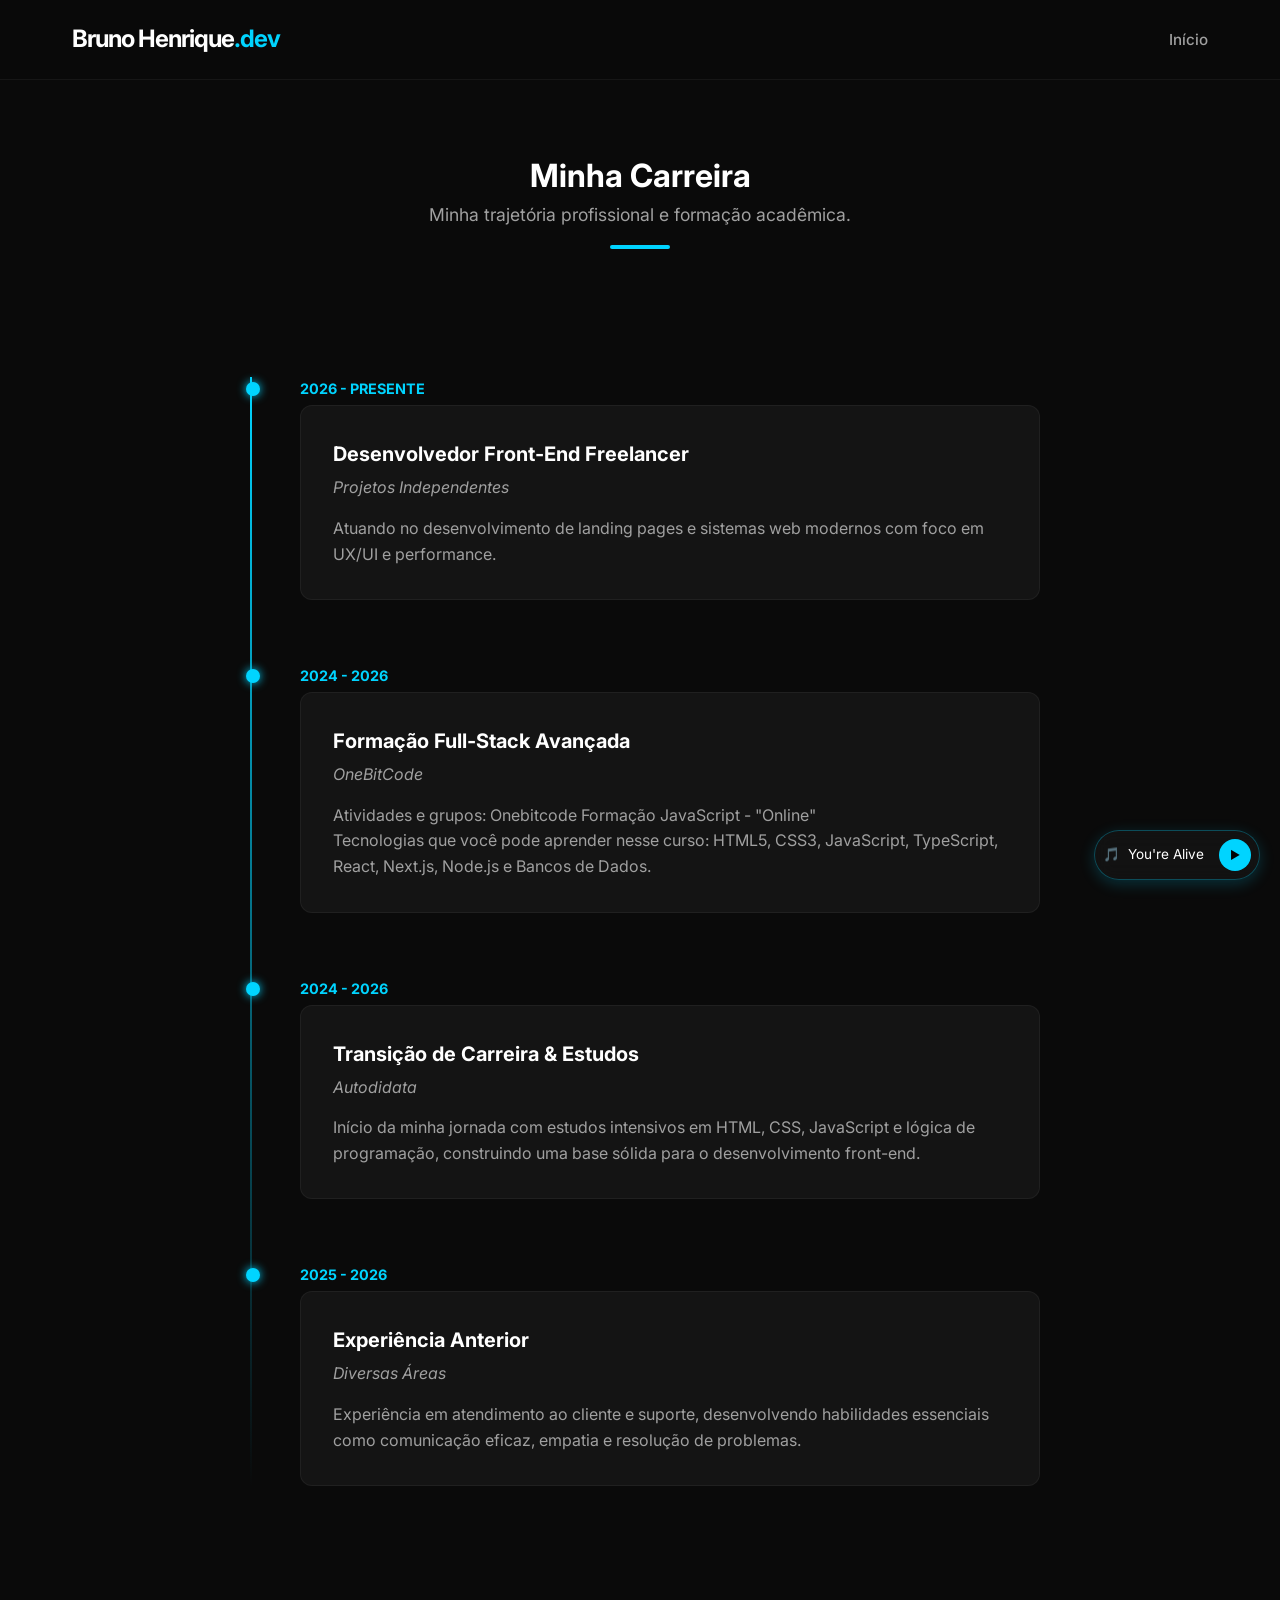
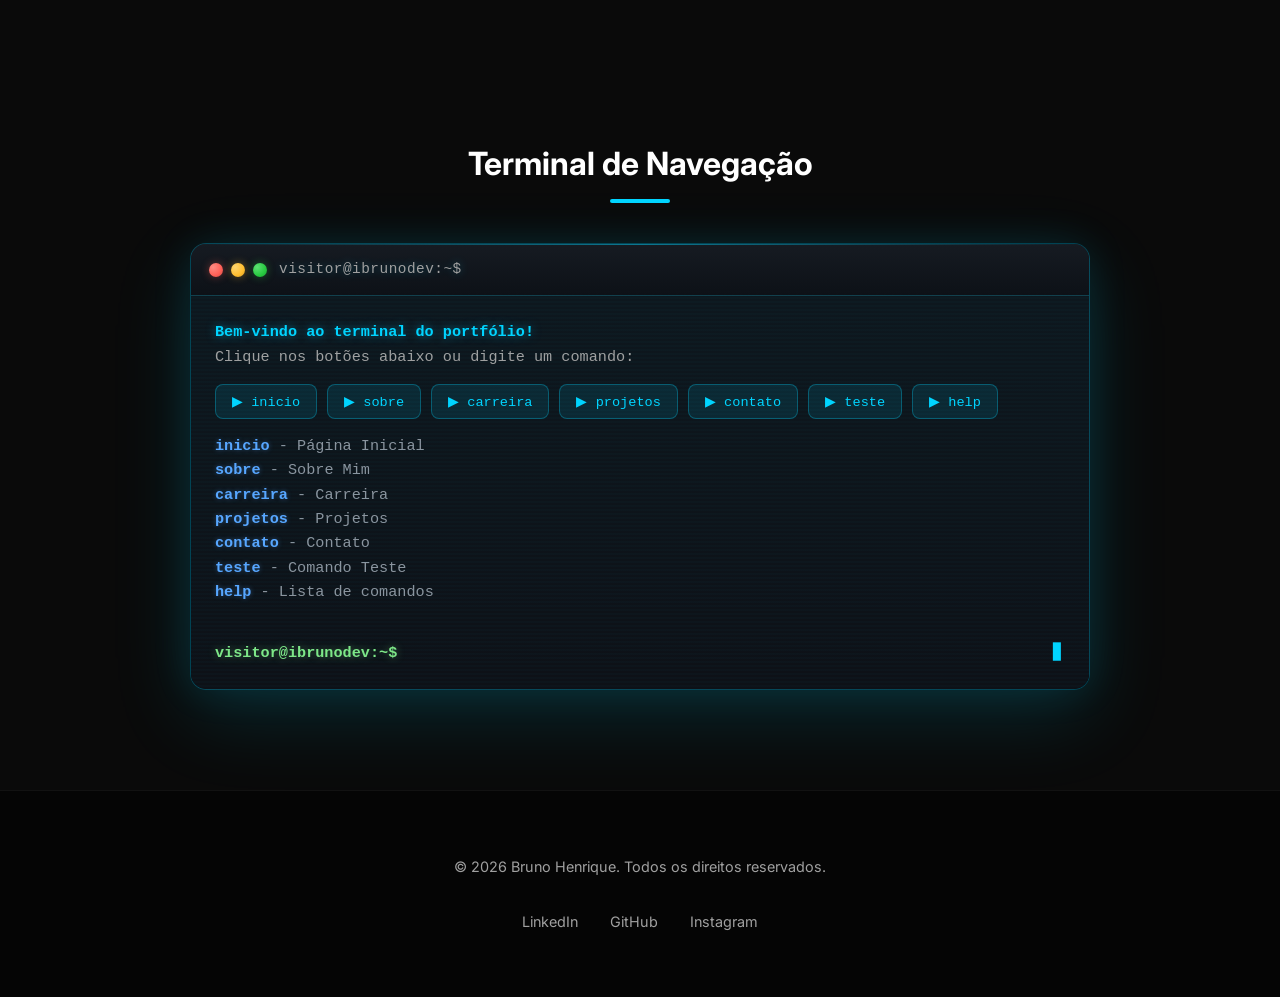
<file: carreira.html>
<!DOCTYPE html>
<html lang="pt-BR">
<head>
    <meta charset="UTF-8">
    <meta name="viewport" content="width=device-width, initial-scale=1.0">
    <title>IBrunooDev | Carreira</title>
    
    <!-- Icone da aba do navegador -->
    <link rel="icon" type="image/x-icon" href="src/img/Icon-BrunoH.png">

    <link rel="stylesheet" href="src/css/root.css">
    <link rel="stylesheet" href="src/css/index.css"> <!-- Reutilizando estilos de header/footer -->
    <link rel="stylesheet" href="src/css/carreira.css">
    <link href="https://fonts.googleapis.com/css2?family=Inter:wght@300;400;600;700&display=swap" rel="stylesheet">
</head>
<body>

    <header class="main-header">
        <nav class="container">
            <div class="logo">
                <a href="index.html">Bruno Henrique<span>.dev</span></a>
            </div>
            
            <ul class="nav-links">
                <li><a href="index.html">Início</a></li>
                <!-- <li><a href="sobre.html">Sobre</a></li>
                <li><a href="carreira.html" class="active">Carreira</a></li>
                <li><a href="projetos.html">Projetos</a></li>
                <li><a href="contato.html">Contato</a></li> -->
            </ul>

            <button class="menu-toggle" aria-label="Abrir Menu">
                <span class="bar"></span>
                <span class="bar"></span>
                <span class="bar"></span>
            </button>
        </nav>
    </header>

    <main class="page-content">
        <section class="career-section container">
            <div class="section-header reveal">
                <h1 class="section-title">Minha Carreira</h1>
                <p class="section-subtitle">Minha trajetória profissional e formação acadêmica.</p>
                <div class="title-underline"></div>
            </div>

            <div class="timeline">
                <!-- Timeline Item 1 -->
                <div class="timeline-item reveal">
                    <div class="timeline-dot"></div>
                    <div class="timeline-date">2026 - Presente</div>
                    <div class="timeline-content">
                        <h3>Desenvolvedor Front-End Freelancer</h3>
                        <p class="company">Projetos Independentes</p>
                        <p>Atuando no desenvolvimento de landing pages e sistemas web modernos com foco em UX/UI e performance.</p>
                    </div>
                </div>

                <!-- Timeline Item 2 -->
                <div class="timeline-item reveal">
                    <div class="timeline-dot"></div>
                    <div class="timeline-date">2024 - 2026</div>
                    <div class="timeline-content">
                        <h3>Formação Full-Stack Avançada</h3>
                        <p class="company">OneBitCode</p>
                        <p>Atividades e grupos: Onebitcode Formação JavaScript - "Online"</p>
                        <p>Tecnologias que você pode aprender nesse curso: HTML5, CSS3, JavaScript, TypeScript, React, Next.js, Node.js e Bancos de Dados.</p>
                    </div>
                </div>

                <!-- Timeline Item 3 -->
                <div class="timeline-item reveal">
                    <div class="timeline-dot"></div>
                    <div class="timeline-date">2024 - 2026</div>
                    <div class="timeline-content">
                        <h3>Transição de Carreira & Estudos</h3>
                        <p class="company">Autodidata</p>
                        <p>Início da minha jornada com estudos intensivos em HTML, CSS, JavaScript e lógica de programação, construindo uma base sólida para o desenvolvimento front-end.</p>
                    </div>
                </div>

                <!-- Timeline Item 4 -->
                <div class="timeline-item reveal">
                    <div class="timeline-dot"></div>
                    <div class="timeline-date">2025 - 2026</div>
                    <div class="timeline-content">
                        <h3>Experiência Anterior</h3>
                        <p class="company">Diversas Áreas</p>
                        <p>Experiência em atendimento ao cliente e suporte, desenvolvendo habilidades essenciais como comunicação eficaz, empatia e resolução de problemas.</p>
                    </div>
                </div>
            </div>
        </section>

        <!-- Seção Terminal -->
        <section class="terminal-section container">
            <div class="section-header reveal">
                <h2 class="section-title">Terminal de Navegação</h2>
                <div class="title-underline"></div>
            </div>
            <div class="terminal-container reveal">
                <div class="terminal-header">
                    <div class="terminal-buttons">
                        <span class="terminal-btn close"></span>
                        <span class="terminal-btn minimize"></span>
                        <span class="terminal-btn maximize"></span>
                    </div>
                    <div class="terminal-title">visitor@ibrunodev:~$</div>
                </div>
                <div class="terminal-body" id="terminal-body">
                    <div class="terminal-output">
                        <span class="terminal-welcome">Bem-vindo ao terminal do portfólio!</span>
                        <span class="terminal-info">Clique nos botões abaixo ou digite um comando:</span>
                        
                        <div class="terminal-quick-actions">
                            <button class="terminal-quick-btn" data-cmd="inicio">▶ inicio</button>
                            <button class="terminal-quick-btn" data-cmd="sobre">▶ sobre</button>
                            <button class="terminal-quick-btn" data-cmd="carreira">▶ carreira</button>
                            <button class="terminal-quick-btn" data-cmd="projetos">▶ projetos</button>
                            <button class="terminal-quick-btn" data-cmd="contato">▶ contato</button>
                            <button class="terminal-quick-btn" data-cmd="teste">▶ teste</button>
                            <button class="terminal-quick-btn" data-cmd="help">▶ help</button>
                        </div>
                        
                        <span class="terminal-cmd-example"><span class="cmd-text">inicio</span> - Página Inicial</span>
                        <br>
                        <span class="terminal-cmd-example"><span class="cmd-text">sobre</span> - Sobre Mim</span>
                        <br>
                        <span class="terminal-cmd-example"><span class="cmd-text">carreira</span> - Carreira</span>
                        <br>
                        <span class="terminal-cmd-example"><span class="cmd-text">projetos</span> - Projetos</span>
                        <br>
                        <span class="terminal-cmd-example"><span class="cmd-text">contato</span> - Contato</span>
                        <br>
                        <span class="terminal-cmd-example"><span class="cmd-text">teste</span> - Comando Teste</span>
                        <br>
                        <span class="terminal-cmd-example"><span class="cmd-text">help</span> - Lista de comandos</span>
                        <br><br>
                    </div>
                    <div class="terminal-input-line">
                        <span class="terminal-prompt">visitor@ibrunodev:~$</span>
                        <input type="text" id="terminal-input" class="terminal-input" autocomplete="off">
                    </div>
                </div>
            </div>
        </section>
    </main>

    <footer class="main-footer">
        <div class="container">
            <p>&copy; 2026 Bruno Henrique. Todos os direitos reservados.</p>
            <div class="social-links">
                <a href="https://www.linkedin.com/in/brunocarus/" target="_blank">LinkedIn</a>
                <a href="https://github.com/IBruninhooDev" target="_blank">GitHub</a>
                <a href="https://www.instagram.com/devibrunoo/" target="_blank">Instagram</a>
            </div>
        </div>
    </footer>

    <script src="src/js/main.js"></script>
</body>
</html>
</file>
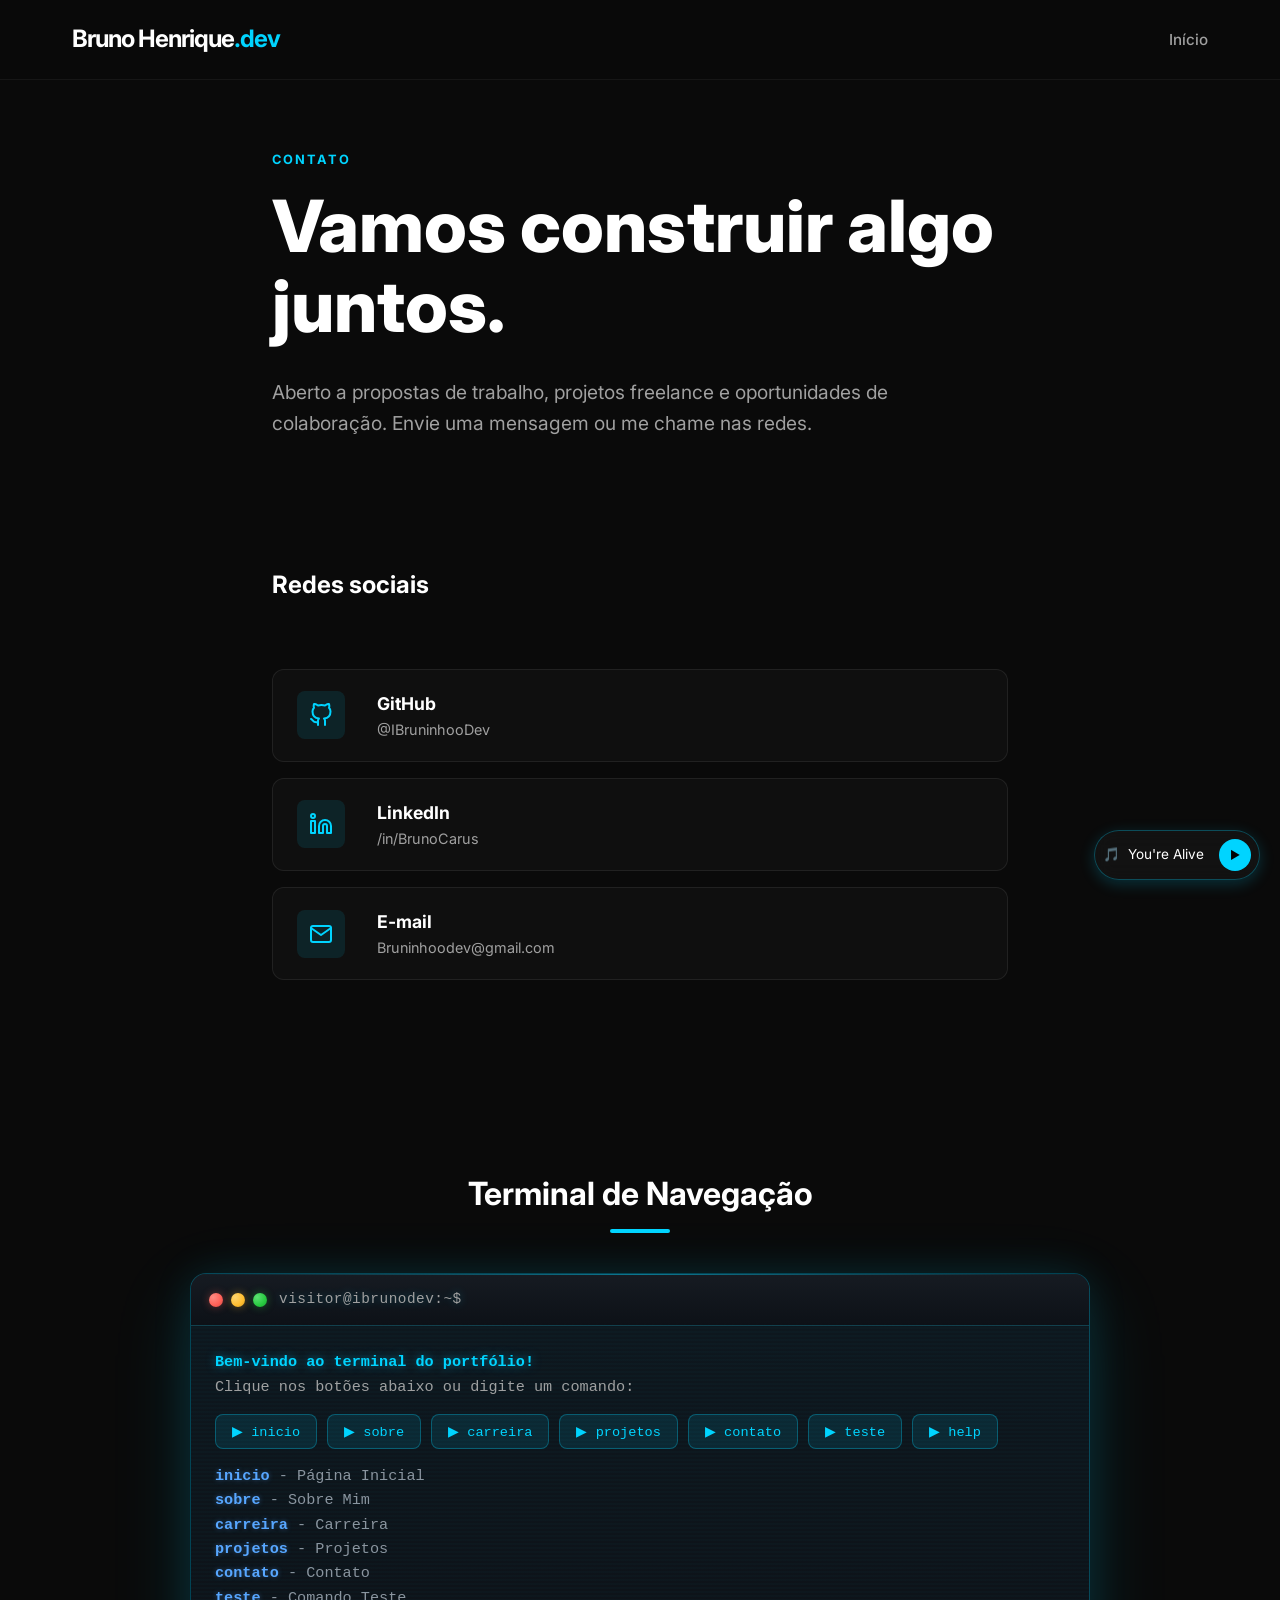
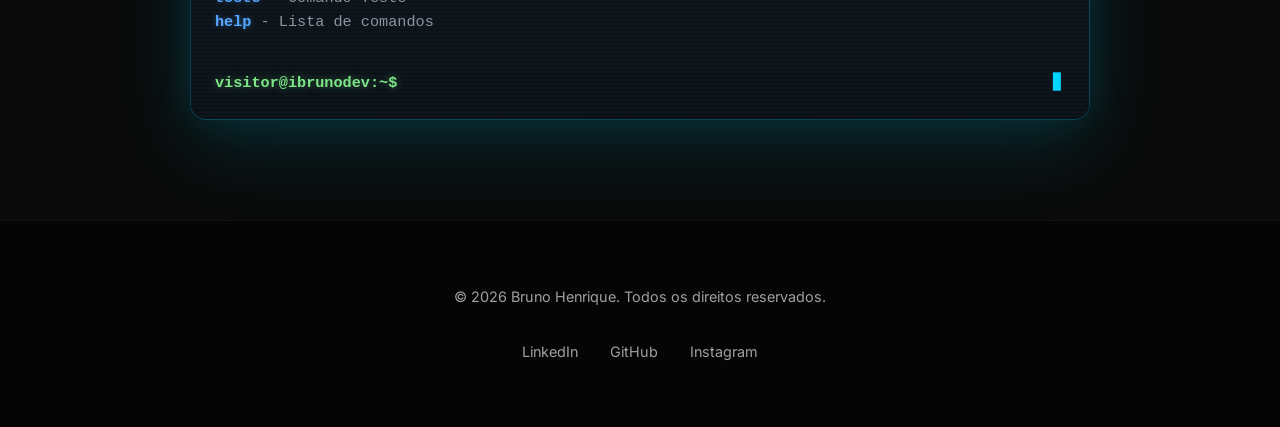
<file: contato.html>
<!DOCTYPE html>
<html lang="pt-BR">
<head>
    <meta charset="UTF-8">
    <meta name="viewport" content="width=device-width, initial-scale=1.0">
    <title>IBrunooDev | Contato</title>
    
    <!-- Icone da aba do navegador -->
    <link rel="icon" type="image/x-icon" href="src/img/Icon-BrunoH.png">

    <link rel="stylesheet" href="src/css/root.css">
    <link rel="stylesheet" href="src/css/index.css"> <!-- Reutilizando estilos de header/footer -->
    <link rel="stylesheet" href="src/css/contato.css">
    <link href="https://fonts.googleapis.com/css2?family=Inter:wght@300;400;600;700&display=swap" rel="stylesheet">
</head>
<body>

    <header class="main-header">
        <nav class="container">
            <div class="logo">
                <a href="index.html">Bruno Henrique<span>.dev</span></a>
            </div>
            
            <ul class="nav-links">
                <li><a href="index.html">Início</a></li>
                <!-- <li><a href="sobre.html">Sobre</a></li>
                <li><a href="carreira.html">Carreira</a></li>
                <li><a href="projetos.html">Projetos</a></li>
                <li><a href="contato.html" class="active">Contato</a></li> -->
            </ul>

            <button class="menu-toggle" aria-label="Abrir Menu">
                <span class="bar"></span>
                <span class="bar"></span>
                <span class="bar"></span>
            </button>
        </nav>
    </header>
    <main class="page-content">
        <section class="contact-modern container">
            <div class="contact-header reveal">
                <span class="contact-label">CONTATO</span>
                <h1 class="contact-main-title">Vamos construir algo juntos.</h1>
                <p class="contact-description">
                    Aberto a propostas de trabalho, projetos freelance e oportunidades de colaboração. Envie uma mensagem ou me chame nas redes.
                </p>
            </div>

            <div class="social-section reveal">
                <h2 class="social-title">Redes sociais</h2>
                
                <div class="social-cards-grid">
                    <!-- GitHub Card -->
                    <a href="https://github.com/IBruninhooDev" target="_blank" class="social-card">
                        <div class="social-icon-wrapper">
                            <svg xmlns="http://www.w3.org/2000/svg" width="24" height="24" viewBox="0 0 24 24" fill="none" stroke="currentColor" stroke-width="2" stroke-linecap="round" stroke-linejoin="round" class="social-svg"><path d="M9 19c-5 1.5-5-2.5-7-3m14 6v-3.87a3.37 3.37 0 0 0-.94-2.61c3.14-.35 6.44-1.54 6.44-7A5.44 5.44 0 0 0 20 4.77 5.07 5.07 0 0 0 19.91 1S18.73.65 16 2.48a13.38 13.38 0 0 0-7 0C6.27.65 5.09 1 5.09 1A5.07 5.07 0 0 0 5 4.77a5.44 5.44 0 0 0-1.5 3.78c0 5.42 3.3 6.61 6.44 7A3.37 3.37 0 0 0 9 18.13V22"></path></svg>
                        </div>
                        <div class="social-info">
                            <span class="social-name">GitHub</span>
                            <span class="social-handle">@IBruninhooDev</span>
                        </div>
                    </a>

                    <!-- LinkedIn Card -->
                    <a href="https://www.linkedin.com/in/brunocarus/" target="_blank" class="social-card">
                        <div class="social-icon-wrapper">
                            <svg xmlns="http://www.w3.org/2000/svg" width="24" height="24" viewBox="0 0 24 24" fill="none" stroke="currentColor" stroke-width="2" stroke-linecap="round" stroke-linejoin="round" class="social-svg"><path d="M16 8a6 6 0 0 1 6 6v7h-4v-7a2 2 0 0 0-2-2 2 2 0 0 0-2 2v7h-4v-7a6 6 0 0 1 6-6z"></path><rect x="2" y="9" width="4" height="12"></rect><circle cx="4" cy="4" r="2"></circle></svg>
                        </div>
                        <div class="social-info">
                            <span class="social-name">LinkedIn</span>
                            <span class="social-handle">/in/BrunoCarus</span>
                        </div>
                    </a>

                    <!-- Email Card -->
                    <a href="mailto:bruninhoodev@gmail.com" class="social-card">
                        <div class="social-icon-wrapper">
                            <svg xmlns="http://www.w3.org/2000/svg" width="24" height="24" viewBox="0 0 24 24" fill="none" stroke="currentColor" stroke-width="2" stroke-linecap="round" stroke-linejoin="round" class="social-svg"><path d="M4 4h16c1.1 0 2 .9 2 2v12c0 1.1-.9 2-2 2H4c-1.1 0-2-.9-2-2V6c0-1.1.9-2 2-2z"></path><polyline points="22,6 12,13 2,6"></polyline></svg>
                        </div>
                        <div class="social-info">
                            <span class="social-name">E-mail</span>
                            <span class="social-handle">Bruninhoodev@gmail.com</span>
                        </div>
                    </a>
                </div>
            </div>
        </section>

        <!-- Seção Terminal -->
        <section class="terminal-section container">
            <div class="section-header reveal">
                <h2 class="section-title">Terminal de Navegação</h2>
                <div class="title-underline"></div>
            </div>
            <div class="terminal-container reveal">
                <div class="terminal-header">
                    <div class="terminal-buttons">
                        <span class="terminal-btn close"></span>
                        <span class="terminal-btn minimize"></span>
                        <span class="terminal-btn maximize"></span>
                    </div>
                    <div class="terminal-title">visitor@ibrunodev:~$</div>
                </div>
                <div class="terminal-body" id="terminal-body">
                    <div class="terminal-output">
                        <span class="terminal-welcome">Bem-vindo ao terminal do portfólio!</span>
                        <span class="terminal-info">Clique nos botões abaixo ou digite um comando:</span>
                        
                        <div class="terminal-quick-actions">
                            <button class="terminal-quick-btn" data-cmd="inicio">▶ inicio</button>
                            <button class="terminal-quick-btn" data-cmd="sobre">▶ sobre</button>
                            <button class="terminal-quick-btn" data-cmd="carreira">▶ carreira</button>
                            <button class="terminal-quick-btn" data-cmd="projetos">▶ projetos</button>
                            <button class="terminal-quick-btn" data-cmd="contato">▶ contato</button>
                            <button class="terminal-quick-btn" data-cmd="teste">▶ teste</button>
                            <button class="terminal-quick-btn" data-cmd="help">▶ help</button>
                        </div>
                        
                        <span class="terminal-cmd-example"><span class="cmd-text">inicio</span> - Página Inicial</span>
                        <br>
                        <span class="terminal-cmd-example"><span class="cmd-text">sobre</span> - Sobre Mim</span>
                        <br>
                        <span class="terminal-cmd-example"><span class="cmd-text">carreira</span> - Carreira</span>
                        <br>
                        <span class="terminal-cmd-example"><span class="cmd-text">projetos</span> - Projetos</span>
                        <br>
                        <span class="terminal-cmd-example"><span class="cmd-text">contato</span> - Contato</span>
                        <br>
                        <span class="terminal-cmd-example"><span class="cmd-text">teste</span> - Comando Teste</span>
                        <br>
                        <span class="terminal-cmd-example"><span class="cmd-text">help</span> - Lista de comandos</span>
                        <br><br>
                    </div>
                    <div class="terminal-input-line">
                        <span class="terminal-prompt">visitor@ibrunodev:~$</span>
                        <input type="text" id="terminal-input" class="terminal-input" autocomplete="off">
                    </div>
                </div>
            </div>
        </section>
    </main>

    <footer class="main-footer">
        <div class="container">
            <p>&copy; 2026 Bruno Henrique. Todos os direitos reservados.</p>
            <div class="social-links">
                <a href="https://www.linkedin.com/in/brunocarus/" target="_blank">LinkedIn</a>
                <a href="https://github.com/IBruninhooDev" target="_blank">GitHub</a>
                <a href="https://www.instagram.com/devibrunoo/" target="_blank">Instagram</a>
            </div>
        </div>
    </footer>

    <script src="src/js/main.js"></script>
</body>
</html>
</file>
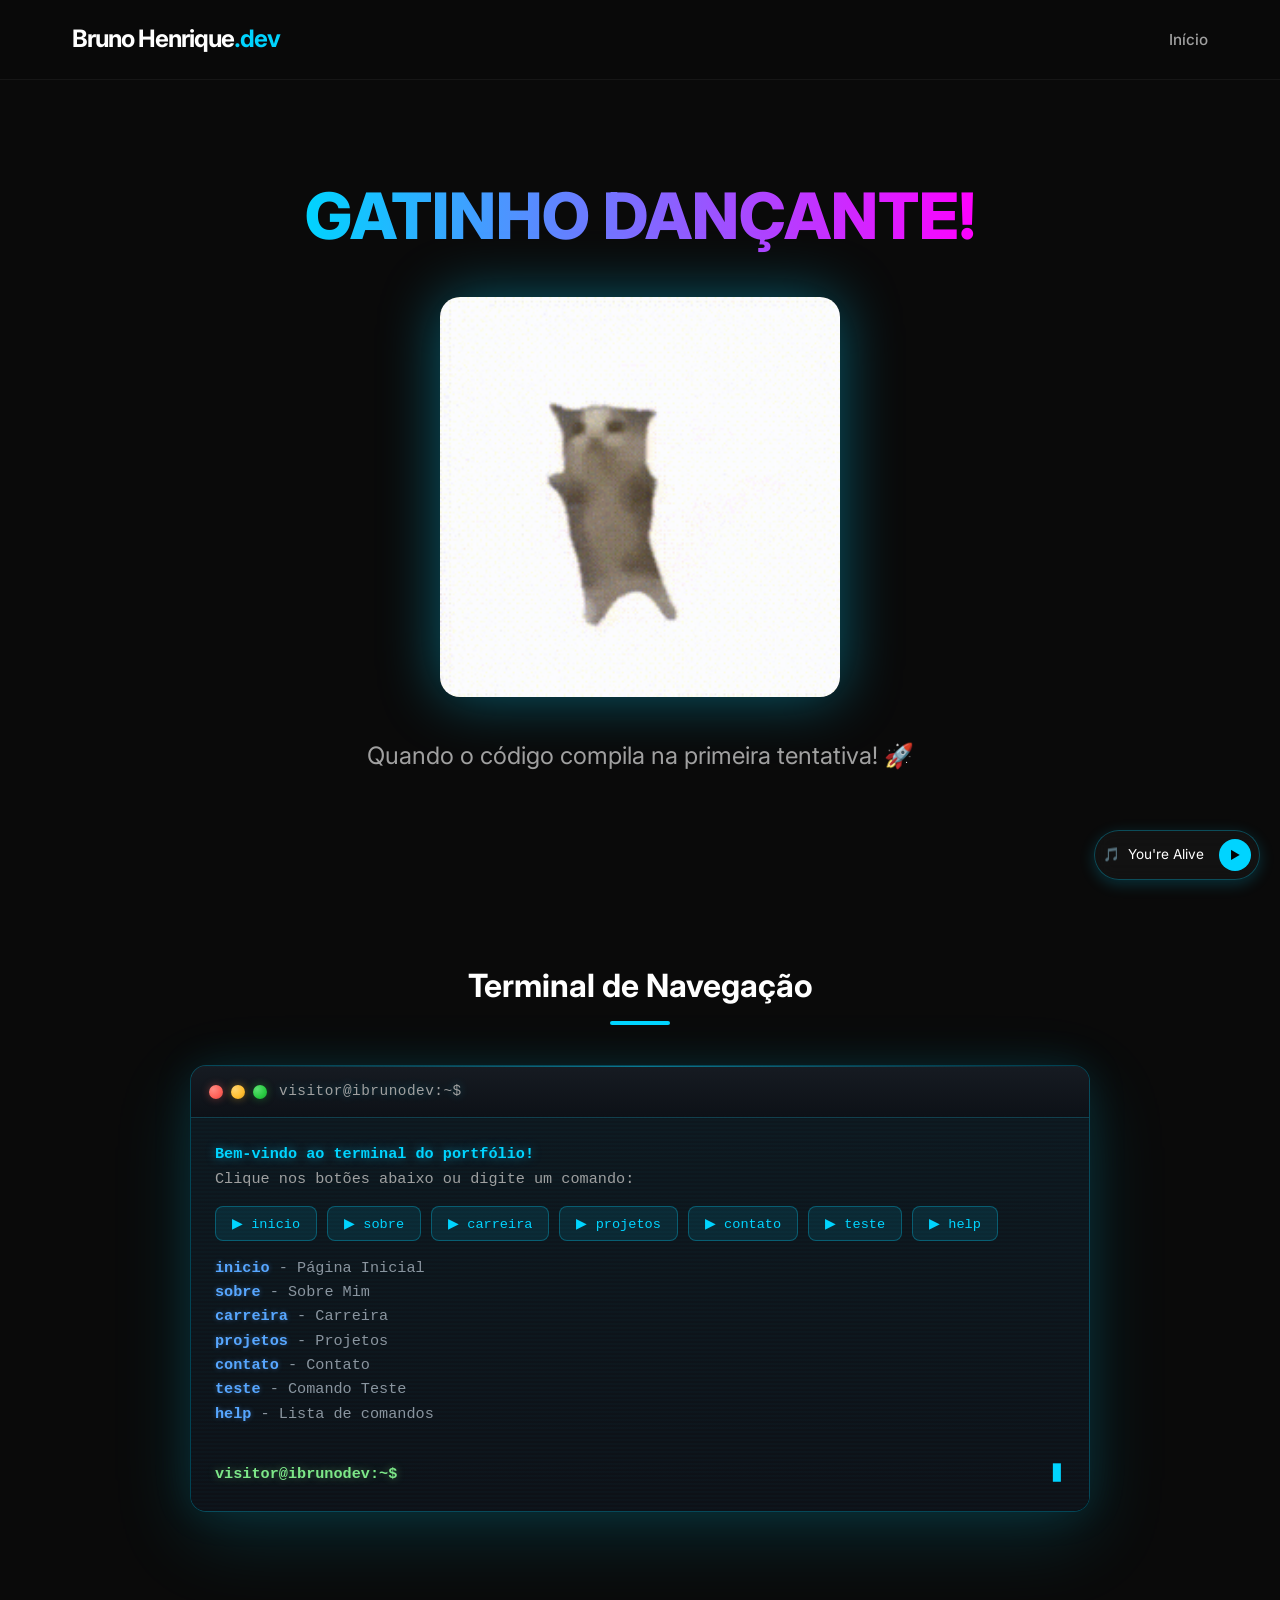
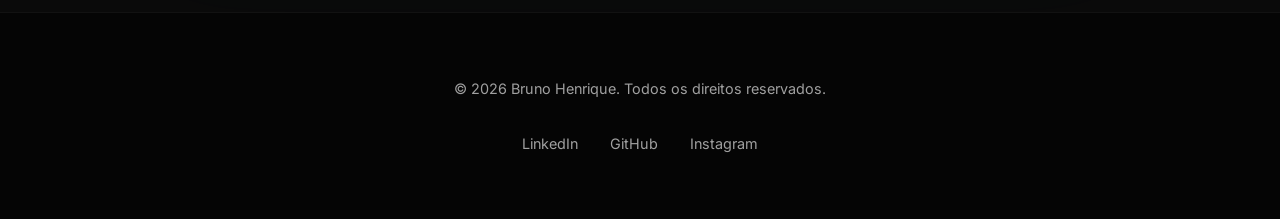
<file: meme.html>
<!DOCTYPE html>
<html lang="pt-BR">
<head>
    <meta charset="UTF-8">
    <meta name="viewport" content="width=device-width, initial-scale=1.0">
    <title>IBrunooDev | Gatinho Dançante!</title>

    <!-- Ícone da aba do navegador -->
    <link rel="icon" type="image/x-icon" href="src/img/Icon-BrunoH.png">
    
    <link rel="stylesheet" href="src/css/root.css">
    <link rel="stylesheet" href="src/css/index.css">
    <link href="https://fonts.googleapis.com/css2?family=Inter:wght@300;400;600;700&display=swap" rel="stylesheet">
    
    <style>
        .meme-container {
            min-height: 100vh;
            display: flex;
            flex-direction: column;
            align-items: center;
            justify-content: center;
            padding: 100px 20px 40px;
            text-align: center;
        }

        .meme-title {
            font-size: clamp(2rem, 6vw, 4rem);
            font-weight: 800;
            background: linear-gradient(90deg, var(--primary-color), #ff00ff);
            -webkit-background-clip: text;
            -webkit-text-fill-color: transparent;
            background-clip: text;
            margin-bottom: 30px;
            animation: titlePulse 2s ease-in-out infinite;
        }

        @keyframes titlePulse {
            0%, 100% { transform: scale(1); }
            50% { transform: scale(1.05); }
        }

        .cat-dancing {
            width: min(400px, 90vw);
            height: auto;
            border-radius: 20px;
            box-shadow: 0 0 60px rgba(0, 212, 255, 0.4);
            animation: dance 0.5s ease-in-out infinite alternate;
            margin-bottom: 40px;
        }

        @keyframes dance {
            0% { transform: rotate(-5deg) scale(1); }
            100% { transform: rotate(5deg) scale(1.05); }
        }

        .meme-caption {
            font-size: 1.5rem;
            color: var(--text-muted);
            margin-bottom: 20px;
        }

        .meme-emoji {
            font-size: 4rem;
            animation: bounce 1s ease-in-out infinite;
        }

        @keyframes bounce {
            0%, 100% { transform: translateY(0); }
            50% { transform: translateY(-20px); }
        }
    </style>
</head>
<body>

    <header class="main-header">
        <nav class="container">
            <div class="logo">
                <a href="index.html">Bruno Henrique<span>.dev</span></a>
            </div>
            
            <ul class="nav-links">
                <li><a href="index.html">Início</a></li>
                <!-- <li><a href="sobre.html">Sobre</a></li>
                <li><a href="carreira.html">Carreira</a></li>
                <li><a href="projetos.html">Projetos</a></li>
                <li><a href="contato.html">Contato</a></li>
                <li><a href="meme.html" class="active">🐱 Meme</a></li> -->
            </ul>

            <button class="menu-toggle" aria-label="Abrir Menu">
                <span class="bar"></span>
                <span class="bar"></span>
                <span class="bar"></span>
            </button>
        </nav>
    </header>

    <main class="meme-container">
        <div class="meme-emoji"></div>
        <h1 class="meme-title">GATINHO DANÇANTE!</h1>
        <img 
            src="/src/img/Gato.gif" 
            alt="Gato dançando muito feliz" 
            class="cat-dancing"
        >
        <p class="meme-caption">Quando o código compila na primeira tentativa! 🚀</p>
        
    </main>

    <!-- Seção Terminal -->
    <section class="terminal-section container">
        <div class="section-header reveal">
            <h2 class="section-title">Terminal de Navegação</h2>
            <div class="title-underline"></div>
        </div>
        <div class="terminal-container reveal">
            <div class="terminal-header">
                <div class="terminal-buttons">
                    <span class="terminal-btn close"></span>
                    <span class="terminal-btn minimize"></span>
                    <span class="terminal-btn maximize"></span>
                </div>
                <div class="terminal-title">visitor@ibrunodev:~$</div>
            </div>
            <div class="terminal-body" id="terminal-body">
                <div class="terminal-output">
                    <span class="terminal-welcome">Bem-vindo ao terminal do portfólio!</span>
                    <span class="terminal-info">Clique nos botões abaixo ou digite um comando:</span>
                    
                    <div class="terminal-quick-actions">
                            <button class="terminal-quick-btn" data-cmd="inicio">▶ inicio</button>
                            <button class="terminal-quick-btn" data-cmd="sobre">▶ sobre</button>
                            <button class="terminal-quick-btn" data-cmd="carreira">▶ carreira</button>
                            <button class="terminal-quick-btn" data-cmd="projetos">▶ projetos</button>
                            <button class="terminal-quick-btn" data-cmd="contato">▶ contato</button>
                            <button class="terminal-quick-btn" data-cmd="teste">▶ teste</button>
                            <button class="terminal-quick-btn" data-cmd="help">▶ help</button>
                        </div>
                        
                        <span class="terminal-cmd-example"><span class="cmd-text">inicio</span> - Página Inicial</span>
                        <br>
                        <span class="terminal-cmd-example"><span class="cmd-text">sobre</span> - Sobre Mim</span>
                        <br>
                        <span class="terminal-cmd-example"><span class="cmd-text">carreira</span> - Carreira</span>
                        <br>
                        <span class="terminal-cmd-example"><span class="cmd-text">projetos</span> - Projetos</span>
                        <br>
                        <span class="terminal-cmd-example"><span class="cmd-text">contato</span> - Contato</span>
                        <br>
                        <span class="terminal-cmd-example"><span class="cmd-text">teste</span> - Comando Teste</span>
                        <br>
                        <span class="terminal-cmd-example"><span class="cmd-text">help</span> - Lista de comandos</span>
                    <br><br>
                </div>
                <div class="terminal-input-line">
                    <span class="terminal-prompt">visitor@ibrunodev:~$</span>
                    <input type="text" id="terminal-input" class="terminal-input" autocomplete="off">
                </div>
            </div>
        </div>
    </section>

    <footer class="main-footer">
        <div class="container">
            <p>&copy; 2026 Bruno Henrique. Todos os direitos reservados.</p>
            <div class="social-links">
                <a href="https://www.linkedin.com/in/brunocarus/" target="_blank">LinkedIn</a>
                <a href="https://github.com/IBruninhooDev" target="_blank">GitHub</a>
                <a href="https://www.instagram.com/devibrunoo/" target="_blank">Instagram</a>
            </div>
        </div>
    </footer>

    <script src="src/js/main.js"></script>
</body>
</html>
</file>
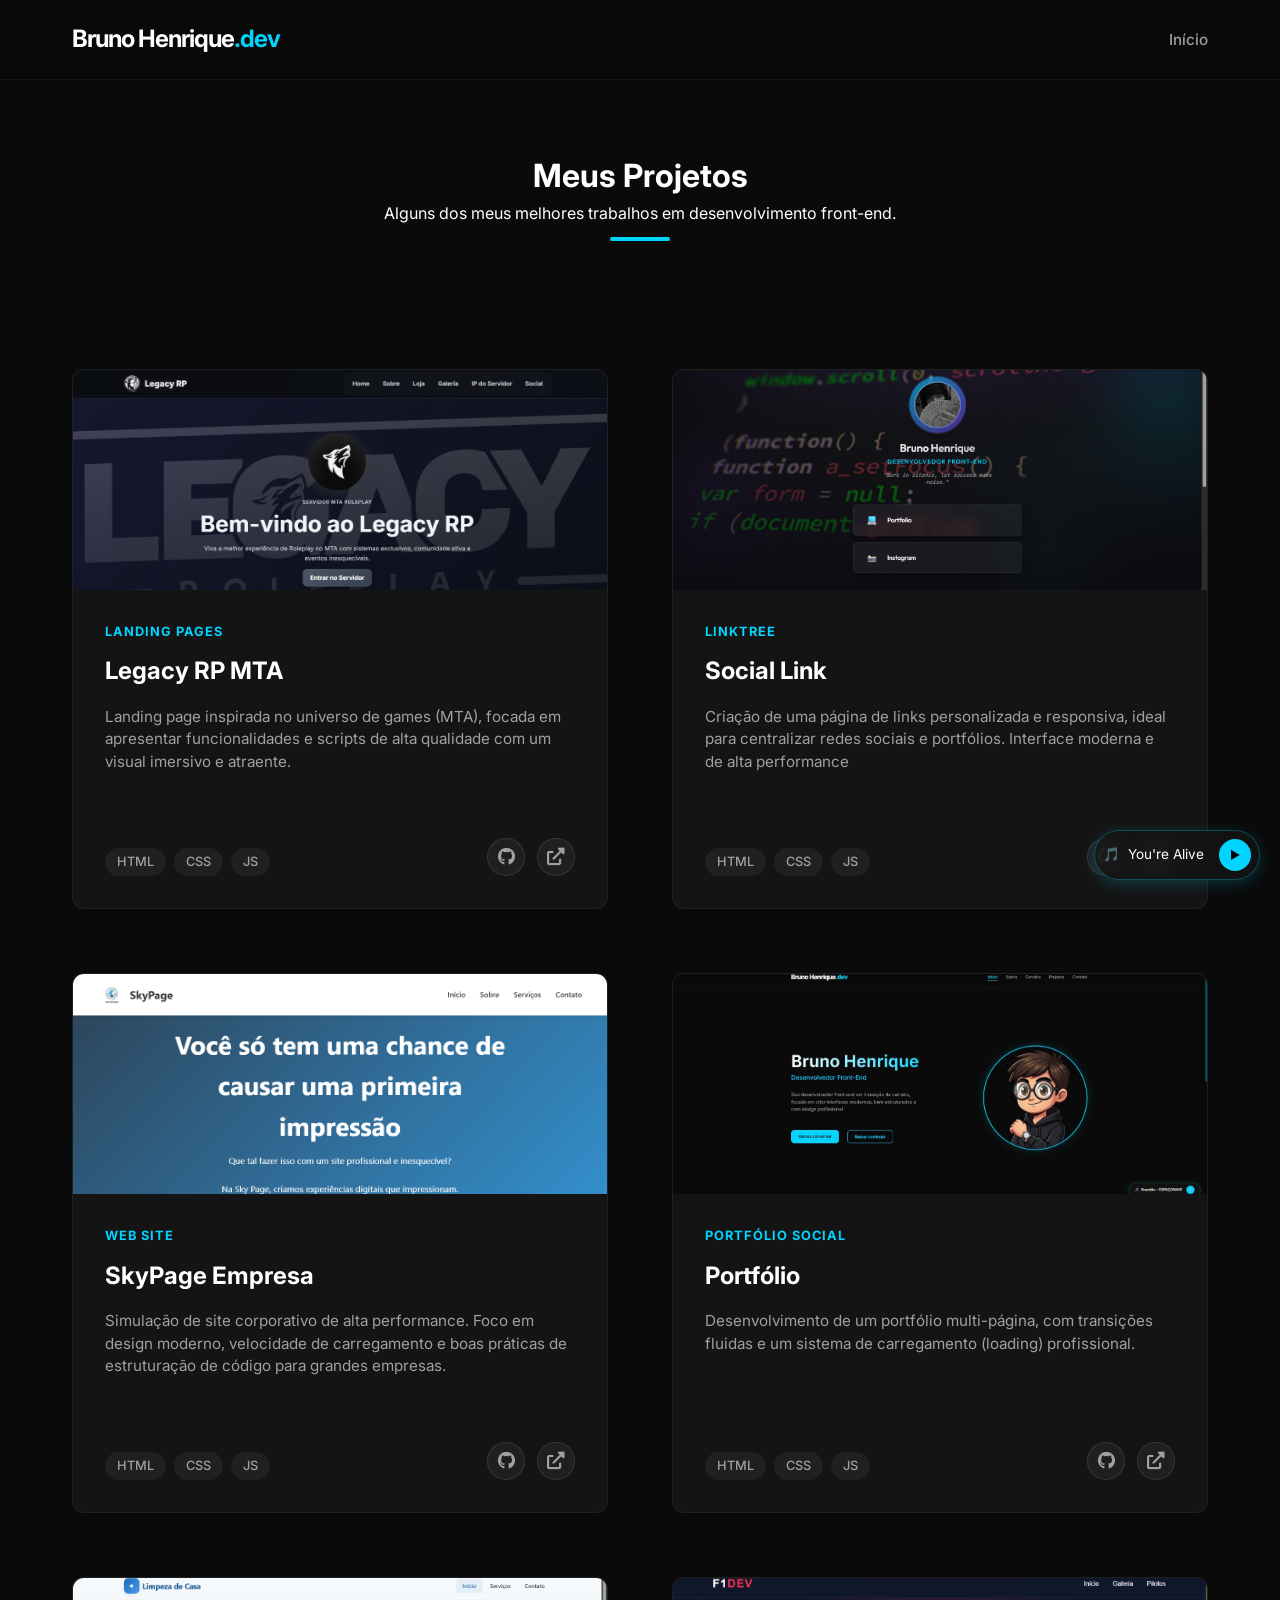
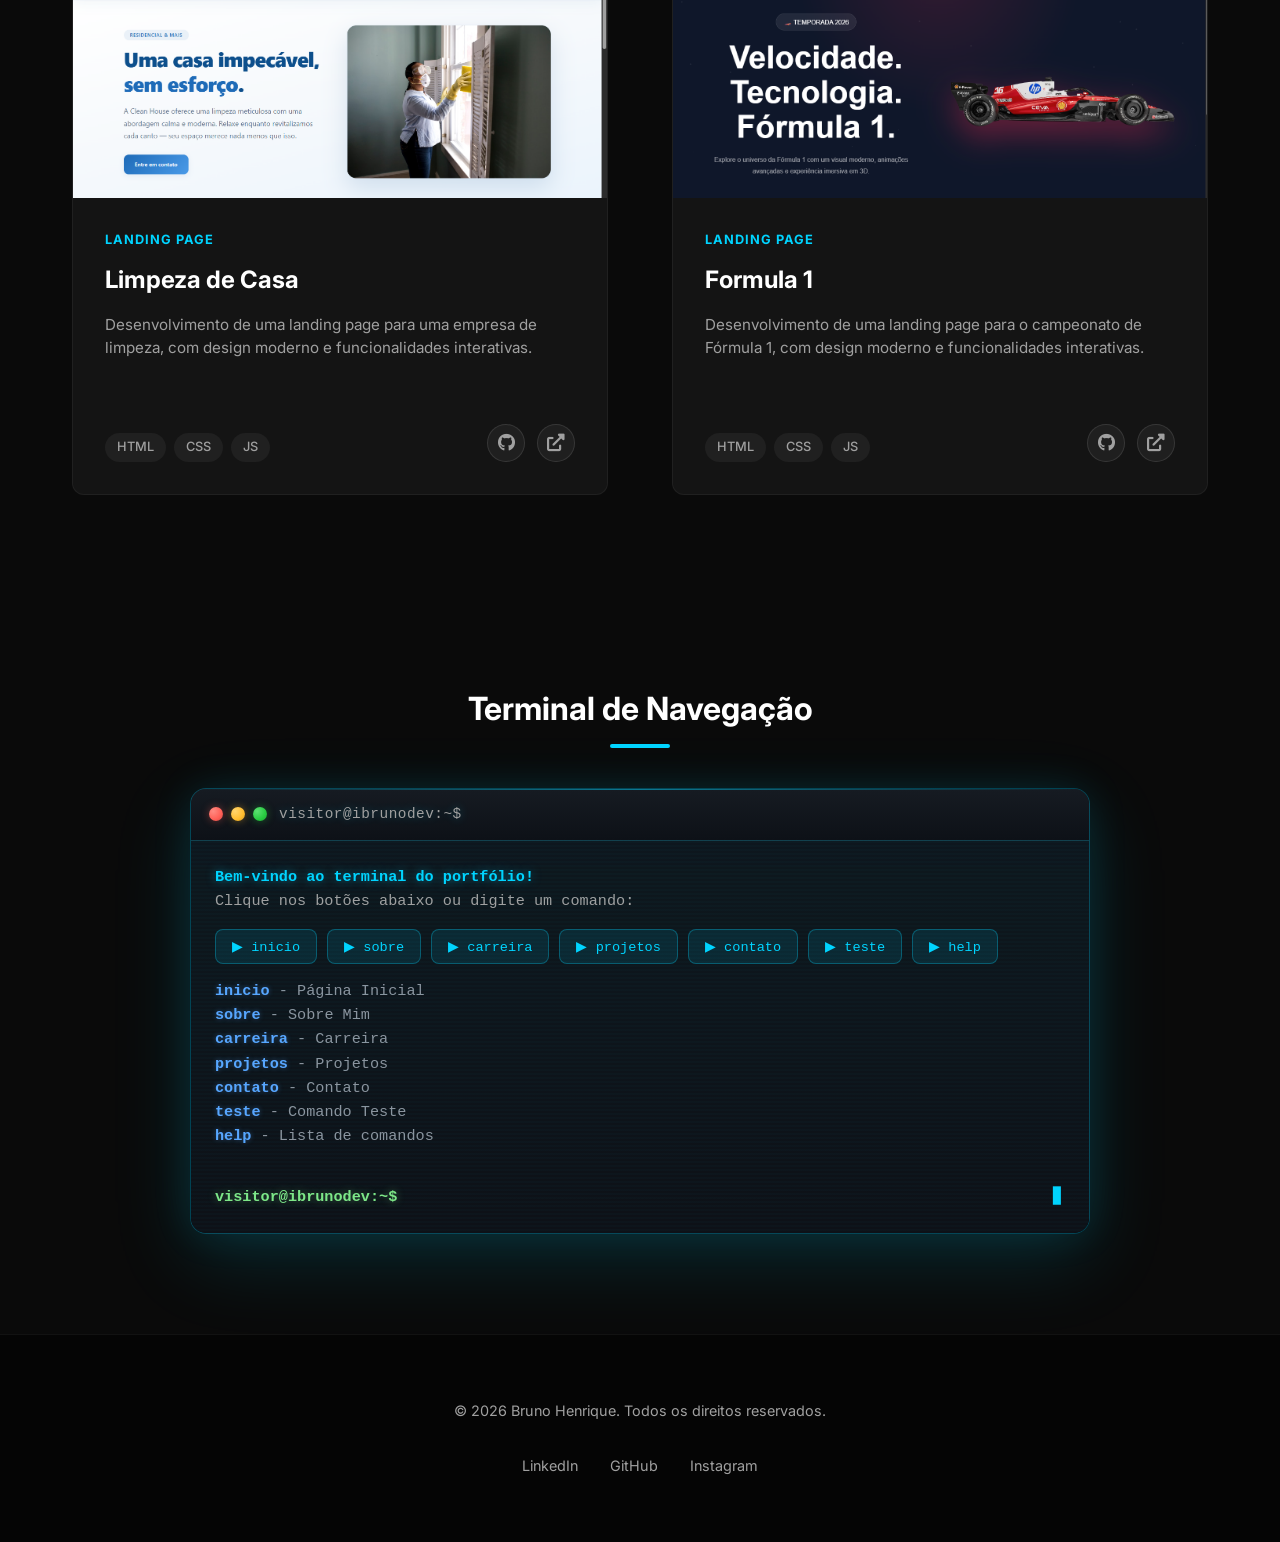
<file: projetos.html>
<!DOCTYPE html>
<html lang="pt-BR">
<head>
    <meta charset="UTF-8">
    <meta name="viewport" content="width=device-width, initial-scale=1.0">
    <title>IBrunooDev | Projetos</title>

    <!-- Icone da aba do navegador -->
    <link rel="icon" type="image/x-icon" href="src/img/Icon-BrunoH.png">

    <link rel="stylesheet" href="src/css/root.css">
    <link rel="stylesheet" href="src/css/index.css"> <!-- Reutilizando estilos de header/footer -->
    <link rel="stylesheet" href="src/css/projetos.css">
    <link href="https://fonts.googleapis.com/css2?family=Inter:wght@300;400;600;700&display=swap" rel="stylesheet">
    <link rel="stylesheet" href="https://cdnjs.cloudflare.com/ajax/libs/font-awesome/6.0.0/css/all.min.css">
</head>
<body>

    <header class="main-header">
        <nav class="container">
            <div class="logo">
                <a href="index.html">Bruno Henrique<span>.dev</span></a>
            </div>
            
            <ul class="nav-links">
                <li><a href="index.html">Início</a></li>
                <!-- <li><a href="sobre.html">Sobre</a></li>
                <li><a href="carreira.html">Carreira</a></li>
                <li><a href="projetos.html" class="active">Projetos</a></li>
                <li><a href="contato.html">Contato</a></li> -->
            </ul>

            <button class="menu-toggle" aria-label="Abrir Menu">
                <span class="bar"></span>
                <span class="bar"></span>
                <span class="bar"></span>
            </button>
        </nav>
    </header>

    <main class="page-content">
        <section class="projects-section container">
            <div class="section-header reveal">
                <h1 class="section-title">Meus Projetos</h1>
                <p class="section-subtitle">Alguns dos meus melhores trabalhos em desenvolvimento front-end.</p>
                <div class="title-underline"></div>
            </div>

            <div class="projects-grid">
                <!-- Projeto 1 -->
                <article class="project-card reveal">
                    <div class="project-image">
                        <img src="src/img/Img-Projeto-Legacy.png" alt="Projeto E-Commerce">
                    </div>
                    <div class="project-content">
                        <span class="project-tag">Landing Pages </span>
                        <h3>Legacy RP MTA</h3>
                        <p>Landing page inspirada no universo de games (MTA), focada em apresentar funcionalidades e scripts de alta qualidade com um visual imersivo e atraente.</p>
                        
                        <div class="project-footer">
                            <div class="project-tech">
                                <span>HTML</span>
                                <span>CSS</span>
                                <span>JS</span>
                            </div>
                            <div class="project-actions">
                                <a href="https://github.com/IBruninhooDev/Projeto-Legacy" class="btn-project" target="_blank" title="GitHub">
                                    <i class="fab fa-github"></i>
                                </a>
                                <a href="https://legacymta.netlify.app/" class="btn-project" target="_blank" title="Ver Site">
                                    <i class="fas fa-external-link-alt"></i>
                                </a>
                            </div>
                        </div>
                    </div>
                </article>

                <!-- Projeto 2 -->
                <article class="project-card reveal">
                    <div class="project-image">
                        <img src="src/img/Img-Projeto-LinkTree.png  " alt="Projeto Dashboard">
                    </div>
                    <div class="project-content">
                        <span class="project-tag">Linktree</span>
                        <h3>Social Link</h3>
                        <p>Criação de uma página de links personalizada e responsiva, ideal para centralizar redes sociais e portfólios. Interface moderna e de alta performance</p>
                        
                        <div class="project-footer">
                            <div class="project-tech">
                                <span>HTML</span>
                                <span>CSS</span>
                                <span>JS</span>
                            </div>
                            <div class="project-actions">
                                <a href="https://github.com/IBruninhooDev/Projeto-LinkTree" class="btn-project" target="_blank" title="GitHub">
                                    <i class="fab fa-github"></i>
                                </a>
                                <a href="https://iibruninhoodev.netlify.app/" class="btn-project" target="_blank" title="Ver Site">
                                    <i class="fas fa-external-link-alt"></i>
                                </a>
                            </div>
                        </div>
                    </div>
                </article>

                <!-- Projeto 3 -->
                <article class="project-card reveal">
                    <div class="project-image">
                        <img src="src/img/Img-Projeto-SkyPage.png" alt="Projeto App Clima">
                    </div>
                    <div class="project-content">
                        <span class="project-tag">Web Site</span>
                        <h3>SkyPage Empresa</h3>
                        <p>Simulação de site corporativo de alta performance. Foco em design moderno, velocidade de carregamento e boas práticas de estruturação de código para grandes empresas.</p>
                        
                        <div class="project-footer">
                            <div class="project-tech">
                                <span>HTML</span>
                                <span>CSS</span>
                                <span>JS</span>
                            </div>
                            <div class="project-actions">
                                <a href="https://github.com/IBruninhooDev/Projeto-SkyPega" class="btn-project" target="_blank" title="GitHub">
                                    <i class="fab fa-github"></i>
                                </a>
                                <a href="https://skypagee.netlify.app/" class="btn-project" target="_blank" title="Ver Site">
                                    <i class="fas fa-external-link-alt"></i>
                                </a>
                            </div>
                        </div>
                    </div>
                </article>

                <!-- Projeto 4 -->
                <article class="project-card reveal">
                    <div class="project-image">
                        <img src="src/img/Img-Projeto-Portfolio.png" alt="Projeto Social Media">
                    </div>
                    <div class="project-content">
                        <span class="project-tag">Portfólio Social</span>
                        <h3>Portfólio</h3>
                        <p>Desenvolvimento de um portfólio multi-página, com transições fluidas e um sistema de carregamento (loading) profissional.</p>
                        
                        <div class="project-footer">
                            <div class="project-tech">
                                <span>HTML</span>
                                <span>CSS</span>
                                <span>JS</span>
                            </div>
                            <div class="project-actions">
                                <a href="https://github.com/IBruninhooDev/Projeto-Portfolio" class="btn-project" target="_blank" title="GitHub">
                                    <i class="fab fa-github"></i>
                                </a>
                                <a href="https://ibruninhoodev.netlify.app/" class="btn-project" target="_blank" title="Ver Site">
                                    <i class="fas fa-external-link-alt"></i>
                                </a>
                            </div>
                        </div>
                    </div>
                </article>

                                <!-- Projeto 4 -->
                <article class="project-card reveal">
                    <div class="project-image">
                        <img src="src/img/Img-Projeto-Limpaza.png" alt="Projeto Social Media">
                    </div>
                    <div class="project-content">
                        <span class="project-tag">Landing Page</span>
                        <h3>Limpeza de Casa</h3>
                        <p>Desenvolvimento de uma landing page para uma empresa de limpeza, com design moderno e funcionalidades interativas.</p>
                        
                        <div class="project-footer">
                            <div class="project-tech">
                                <span>HTML</span>
                                <span>CSS</span>
                                <span>JS</span>
                            </div>
                            <div class="project-actions">
                                <a href="https://github.com/IBruninhooDev/Projeto-Limpeza" class="btn-project" target="_blank" title="GitHub">
                                    <i class="fab fa-github"></i>
                                </a>
                                <a href="https://limpezaa.netlify.app/" class="btn-project" target="_blank" title="Ver Site">
                                    <i class="fas fa-external-link-alt"></i>
                                </a>
                            </div>
                        </div>
                    </div>
                </article>

                                                <!-- Projeto 4 -->
                <article class="project-card reveal">
                    <div class="project-image">
                        <img src="src/img/Img-Projeto-F1Dev.png" alt="Projeto Social Media">
                    </div>
                    <div class="project-content">
                        <span class="project-tag">Landing Page</span>
                        <h3>Formula 1</h3>
                        <p>Desenvolvimento de uma landing page para o campeonato de Fórmula 1, com design moderno e funcionalidades interativas.</p>
                        
                        <div class="project-footer">
                            <div class="project-tech">
                                <span>HTML</span>
                                <span>CSS</span>
                                <span>JS</span>
                            </div>
                            <div class="project-actions">
                                <a href="https://github.com/IBruninhooDev/Projeto-F1" class="btn-project" target="_blank" title="GitHub">
                                    <i class="fab fa-github"></i>
                                </a>
                                <a href="https://f1dev.netlify.app/" class="btn-project" target="_blank" title="Ver Site">
                                    <i class="fas fa-external-link-alt"></i>
                                </a>
                            </div>
                        </div>
                    </div>
                </article>
            </div>
        </section>

        <!-- Seção Terminal -->
        <section class="terminal-section container">
            <div class="section-header reveal">
                <h2 class="section-title">Terminal de Navegação</h2>
                <div class="title-underline"></div>
            </div>
            <div class="terminal-container reveal">
                <div class="terminal-header">
                    <div class="terminal-buttons">
                        <span class="terminal-btn close"></span>
                        <span class="terminal-btn minimize"></span>
                        <span class="terminal-btn maximize"></span>
                    </div>
                    <div class="terminal-title">visitor@ibrunodev:~$</div>
                </div>
                <div class="terminal-body" id="terminal-body">
                    <div class="terminal-output">
                        <span class="terminal-welcome">Bem-vindo ao terminal do portfólio!</span>
                        <span class="terminal-info">Clique nos botões abaixo ou digite um comando:</span>
                        
                        <div class="terminal-quick-actions">
                            <button class="terminal-quick-btn" data-cmd="inicio">▶ inicio</button>
                            <button class="terminal-quick-btn" data-cmd="sobre">▶ sobre</button>
                            <button class="terminal-quick-btn" data-cmd="carreira">▶ carreira</button>
                            <button class="terminal-quick-btn" data-cmd="projetos">▶ projetos</button>
                            <button class="terminal-quick-btn" data-cmd="contato">▶ contato</button>
                            <button class="terminal-quick-btn" data-cmd="teste">▶ teste</button>
                            <button class="terminal-quick-btn" data-cmd="help">▶ help</button>
                        </div>
                        
                        <span class="terminal-cmd-example"><span class="cmd-text">inicio</span> - Página Inicial</span>
                        <br>
                        <span class="terminal-cmd-example"><span class="cmd-text">sobre</span> - Sobre Mim</span>
                        <br>
                        <span class="terminal-cmd-example"><span class="cmd-text">carreira</span> - Carreira</span>
                        <br>
                        <span class="terminal-cmd-example"><span class="cmd-text">projetos</span> - Projetos</span>
                        <br>
                        <span class="terminal-cmd-example"><span class="cmd-text">contato</span> - Contato</span>
                        <br>
                        <span class="terminal-cmd-example"><span class="cmd-text">teste</span> - Comando Teste</span>
                        <br>
                        <span class="terminal-cmd-example"><span class="cmd-text">help</span> - Lista de comandos</span>
                        <br><br>
                    </div>
                    <div class="terminal-input-line">
                        <span class="terminal-prompt">visitor@ibrunodev:~$</span>
                        <input type="text" id="terminal-input" class="terminal-input" autocomplete="off">
                    </div>
                </div>
            </div>
        </section>
    </main>

    <footer class="main-footer">
        <div class="container">
            <p>&copy; 2026 Bruno Henrique. Todos os direitos reservados.</p>
            <div class="social-links">
                <a href="https://www.linkedin.com/in/brunocarus/" target="_blank">LinkedIn</a>
                <a href="https://github.com/IBruninhooDev" target="_blank">GitHub</a>
                <a href="https://www.instagram.com/devibrunoo/" target="_blank">Instagram</a>
            </div>
        </div>
    </footer>

    <script src="src/js/main.js"></script>
</body>
</html>
</file>
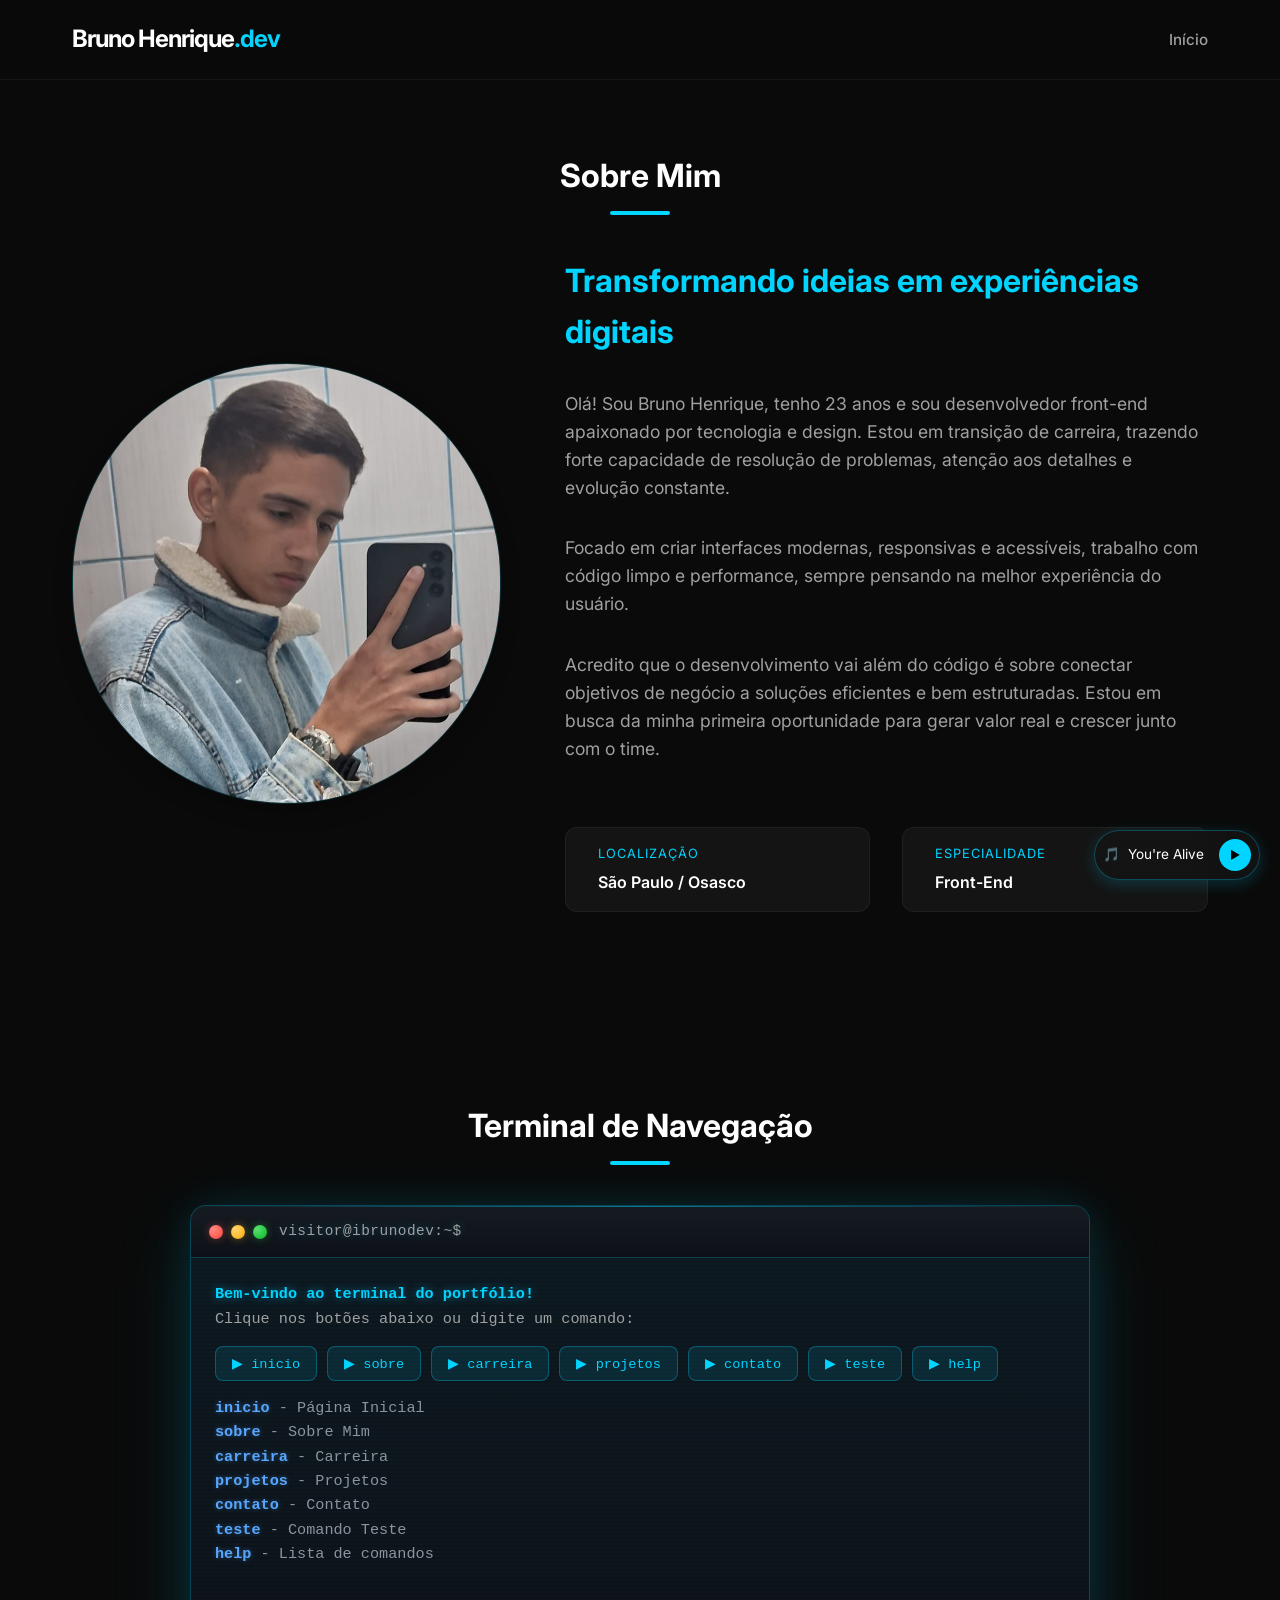
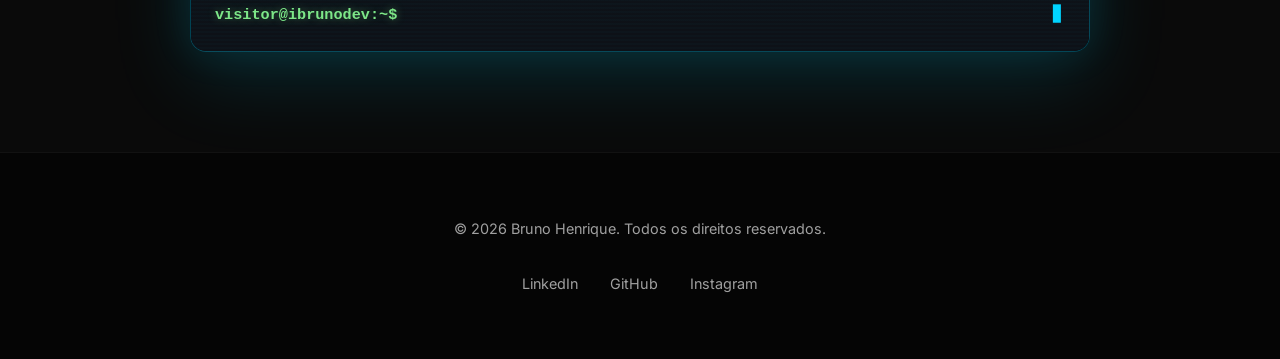
<file: sobre.html>
<!DOCTYPE html>
<html lang="pt-BR">
<head>
    <meta charset="UTF-8">
    <meta name="viewport" content="width=device-width, initial-scale=1.0">
    <title>IBrunooDev | Sobre</title>
 
    <!-- Icone da aba do navegador -->
    <link rel="icon" type="image/x-icon" href="src/img/Icon-BrunoH.png">

    <link rel="stylesheet" href="src/css/root.css">
    <link rel="stylesheet" href="src/css/index.css"> <!-- Reutilizando estilos de header/footer -->
    <link rel="stylesheet" href="src/css/sobre.css">
    <link href="https://fonts.googleapis.com/css2?family=Inter:wght@300;400;600;700&display=swap" rel="stylesheet">
</head>
<body>

    <header class="main-header">
        <nav class="container">
            <div class="logo">
                <a href="index.html">Bruno Henrique<span>.dev</span></a>
            </div>
            
            <ul class="nav-links">
                <li><a href="index.html">Início</a></li>
                <!-- <li><a href="sobre.html" class="active">Sobre</a></li>
                <li><a href="carreira.html">Carreira</a></li>
                <li><a href="projetos.html">Projetos</a></li>
                <li><a href="contato.html">Contato</a></li> -->
            </ul>

            <button class="menu-toggle" aria-label="Abrir Menu">
                <span class="bar"></span>
                <span class="bar"></span>
                <span class="bar"></span>
            </button>
        </nav>
    </header>

    <main class="page-content">
        <section class="about-hero container">
            <div class="section-header reveal">
                <h1 class="section-title">Sobre Mim</h1>
                <div class="title-underline"></div>
            </div>

            <div class="about-grid">
                <div class="about-image-container reveal">
                    <img src="src/img/Icon-Bruno-Original.jpg" alt="Bruno Henrique Perfil">
                </div>
                
                <div class="about-text-container reveal">
                    <h3>Transformando ideias em experiências digitais</h3>
                    <p>
                        Olá! Sou Bruno Henrique, tenho 23 anos e sou desenvolvedor front-end apaixonado por tecnologia e design. Estou em transição de carreira, trazendo forte capacidade de resolução de problemas, atenção aos detalhes e evolução constante.
                    </p> 
                    <p>
                        Focado em criar interfaces modernas, responsivas e acessíveis, trabalho com código limpo e performance, sempre pensando na melhor experiência do usuário.
                    </p>
                    <p>
                        Acredito que o desenvolvimento vai além do código é sobre conectar objetivos de negócio a soluções eficientes e bem estruturadas. Estou em busca da minha primeira oportunidade para gerar valor real e crescer junto com o time.
                    </p>

                    <div class="about-info-cards">
                        <div class="info-card">
                            <span class="info-label">Localização</span>
                            <span class="info-value">São Paulo / Osasco</span>
                        </div>
                        <div class="info-card">
                            <span class="info-label">Especialidade</span>
                            <span class="info-value">Front-End</span>
                        </div>
                    </div>
                </div>
            </div>
        </section>

        <!-- Seção Terminal -->
        <section class="terminal-section container">
            <div class="section-header reveal">
                <h2 class="section-title">Terminal de Navegação</h2>
                <div class="title-underline"></div>
            </div>
            <div class="terminal-container reveal">
                <div class="terminal-header">
                    <div class="terminal-buttons">
                        <span class="terminal-btn close"></span>
                        <span class="terminal-btn minimize"></span>
                        <span class="terminal-btn maximize"></span>
                    </div>
                    <div class="terminal-title">visitor@ibrunodev:~$</div>
                </div>
                <div class="terminal-body" id="terminal-body">
                    <div class="terminal-output">
                        <span class="terminal-welcome">Bem-vindo ao terminal do portfólio!</span>
                        <span class="terminal-info">Clique nos botões abaixo ou digite um comando:</span>
                        
                        <div class="terminal-quick-actions">
                            <button class="terminal-quick-btn" data-cmd="inicio">▶ inicio</button>
                            <button class="terminal-quick-btn" data-cmd="sobre">▶ sobre</button>
                            <button class="terminal-quick-btn" data-cmd="carreira">▶ carreira</button>
                            <button class="terminal-quick-btn" data-cmd="projetos">▶ projetos</button>
                            <button class="terminal-quick-btn" data-cmd="contato">▶ contato</button>
                            <button class="terminal-quick-btn" data-cmd="teste">▶ teste</button>
                            <button class="terminal-quick-btn" data-cmd="help">▶ help</button>
                        </div>
                        
                        <span class="terminal-cmd-example"><span class="cmd-text">inicio</span> - Página Inicial</span>
                        <br>
                        <span class="terminal-cmd-example"><span class="cmd-text">sobre</span> - Sobre Mim</span>
                        <br>
                        <span class="terminal-cmd-example"><span class="cmd-text">carreira</span> - Carreira</span>
                        <br>
                        <span class="terminal-cmd-example"><span class="cmd-text">projetos</span> - Projetos</span>
                        <br>
                        <span class="terminal-cmd-example"><span class="cmd-text">contato</span> - Contato</span>
                        <br>
                        <span class="terminal-cmd-example"><span class="cmd-text">teste</span> - Comando Teste</span>
                        <br>
                        <span class="terminal-cmd-example"><span class="cmd-text">help</span> - Lista de comandos</span>
                        <br><br>
                    </div>
                    <div class="terminal-input-line">
                        <span class="terminal-prompt">visitor@ibrunodev:~$</span>
                        <input type="text" id="terminal-input" class="terminal-input" autocomplete="off">
                    </div>
                </div>
            </div>
        </section>
    </main>

    <footer class="main-footer">
        <div class="container">
            <p>&copy; 2026 Bruno Henrique. Todos os direitos reservados.</p>
            <div class="social-links">
                <a href="https://www.linkedin.com/in/brunocarus/" target="_blank">LinkedIn</a>
                <a href="https://github.com/IBruninhooDev" target="_blank">GitHub</a>
                <a href="https://www.instagram.com/devibrunoo/" target="_blank">Instagram</a>
            </div>
        </div>
    </footer>

    <script src="src/js/main.js"></script>
</body>
</html>
</file>
<file: src/css/root.css>
/* 
  ROOT.CSS - VARIÁVEIS GLOBAIS
  Este arquivo centraliza o design do sistema, facilitando alterações globais.
*/

:root {
    /* Cores Principais */
    --primary-color: #00d4ff; /* Azul Ciano Tech */
    --secondary-color: #005f73; /* Azul Escuro */
    --bg-dark: #0a0a0a; /* Fundo Escuro */
    --bg-card: #141414; /* Fundo de Cards */
    --text-main: #ffffff; /* Texto Principal */
    --text-muted: #a0a0a0; /* Texto Secundário */
    --accent-color: #ff007a; /* Rosa Neon para detalhes */

    /* Tipografia */
    --font-main: 'Inter', -apple-system, BlinkMacSystemFont, 'Segoe UI', Roboto, Oxygen, Ubuntu, Cantarell, 'Open Sans', 'Helvetica Neue', sans-serif;
    --font-mono: 'Fira Code', 'Courier New', Courier, monospace;

    /* Espaçamentos */
    --space-xs: 0.5rem;
    --space-sm: 1rem;
    --space-md: 2rem;
    --space-lg: 4rem;
    --space-xl: 8rem;

    /* Sombras e Bordas */
    --shadow-sm: 0 4px 6px rgba(0, 0, 0, 0.1);
    --shadow-md: 0 10px 20px rgba(0, 0, 0, 0.2);
    --border-radius: 12px;
    --border-radius-img: 300px;
    --border-glow: 1px solid rgba(0, 212, 255, 0.2);

    /* Transições */
    --transition-fast: 0.2s ease;
    --transition-normal: 0.4s cubic-bezier(0.4, 0, 0.2, 1);
    --transition-slow: 0.6s cubic-bezier(0.4, 0, 0.2, 1);
}

/* Reset Básico */
* {
    margin: 0;
    padding: 0;
    box-sizing: border-box;
}

html {
    scroll-behavior: smooth;
    overflow-x: hidden;
}

body {
    background-color: var(--bg-dark);
    color: var(--text-main);
    font-family: var(--font-main);
    line-height: 1.6;
    overflow-x: hidden;
    min-height: 100vh;
}

a {
    text-decoration: none;
    color: inherit;
    transition: var(--transition-fast);
}

ul {
    list-style: none;
}

img {
    max-width: 100%;
    display: block;
}

button, .btn {
    cursor: pointer;
    border: none;
    outline: none;
    background: none;
    font-family: inherit;
}

/* Utilitários de Animação */
.reveal {
    opacity: 0;
    transform: translateY(30px);
    transition: all var(--transition-slow);
}

.reveal.active {
    opacity: 1;
    transform: translateY(0);
}

/* Scrollbar Customizada */
::-webkit-scrollbar {
    width: 8px;
}

::-webkit-scrollbar-track {
    background: var(--bg-dark);
}

::-webkit-scrollbar-thumb {
    background: var(--secondary-color);
    border-radius: 10px;
}

::-webkit-scrollbar-thumb:hover {
    background: var(--primary-color);
}
</file>
<file: src/css/index.css>
/* 
  INDEX.CSS - ESTILOS DA PÁGINA INICIAL
  Contém estilos para Header, Hero, Skills e Footer.
*/

.container {
    max-width: 1200px;
    margin: 0 auto;
    padding: 0 var(--space-md);
}

/* Utilitário para páginas internas */
.page-content {
    padding-top: 150px;
    min-height: calc(100vh - 80px);
}

/* --- HEADER & NAVIGATION --- */
.main-header {
    position: fixed;
    top: 0;
    left: 0;
    width: 100%;
    height: 80px;
    background: rgba(10, 10, 10, 0.85);
    backdrop-filter: blur(12px);
    z-index: 1000;
    border-bottom: 1px solid rgba(255, 255, 255, 0.05);
}

.main-header nav {
    display: flex;
    justify-content: space-between;
    align-items: center;
    height: 100%;
}

.logo a {
    font-size: 1.5rem;
    font-weight: 700;
    color: var(--text-main);
    letter-spacing: -1px;
}

.logo span {
    color: var(--primary-color);
}

.nav-links {
    display: flex;
    gap: var(--space-md);
}

.nav-links a {
    font-size: 0.95rem;
    font-weight: 500;
    color: var(--text-muted);
    position: relative;
    padding: 5px 0;
}

.nav-links a:hover,
.nav-links a.active {
    color: var(--primary-color);
}

.nav-links a::after {
    content: '';
    position: absolute;
    bottom: 0;
    left: 0;
    width: 0;
    height: 2px;
    background: var(--primary-color);
    transition: var(--transition-fast);
}

.nav-links a:hover::after,
.nav-links a.active::after {
    width: 100%;
}

/* MENU MOBILE */
.menu-toggle {
    display: none;
    flex-direction: column;
    gap: 6px;
    background: none;
    border: none;
}

.menu-toggle .bar {
    width: 25px;
    height: 2px;
    background-color: var(--text-main);
    transition: var(--transition-fast);
}

/* --- HERO SECTION --- */
.hero {
    display: flex;
    align-items: center;
    justify-content: space-between;
    min-height: 100vh;
    padding-top: 100px;
    gap: var(--space-lg);
}

.hero-content {
    flex: 1;
}

.hero-name {
    font-size: clamp(2.5rem, 5vw, 4rem);
    font-weight: 800;
    line-height: 1.1;
    margin-bottom: var(--space-xs);
    background: linear-gradient(90deg, #fff, #00d4ff);
    -webkit-background-clip: text;
    -webkit-text-fill-color: transparent;
}

.hero-title {
    font-size: 1.5rem;
    font-weight: 400;
    color: var(--primary-color);
    margin-bottom: var(--space-md);
}

.hero-text {
    font-size: 1.1rem;
    color: var(--text-muted);
    max-width: 500px;
    margin-bottom: var(--space-lg);
}

.hero-buttons {
    display: flex;
    gap: var(--space-md);
}

.btn {
    padding: 12px 28px;
    border-radius: var(--border-radius);
    font-weight: 600;
    font-size: 0.95rem;
    transition: var(--transition-normal);
}

.btn-primary {
    background: var(--primary-color);
    color: #000;
}

.btn-primary:hover {
    background: #00b8e6;
    transform: translateY(-3px);
    box-shadow: 0 5px 15px rgba(0, 212, 255, 0.4);
}

.btn-secondary {
    border: 1px solid var(--primary-color);
    color: var(--primary-color);
}

.btn-secondary:hover {
    background: rgba(0, 212, 255, 0.1);
    transform: translateY(-3px);
}

.hero-image-container {
    flex: 1;
    display: flex;
    justify-content: flex-end;
}

.hero-image {
    width: 400px;
    height: 400px;
    border-radius: 50%;
    overflow: hidden;
    border: 4px solid var(--primary-color);
    box-shadow: 0 0 30px rgba(0, 212, 255, 0.2);
    transition: var(--transition-normal);
    position: relative;
}

.hero-image:hover {
    transform: scale(1.05) rotate(2deg);
    box-shadow: 0 0 50px rgba(0, 212, 255, 0.4);
}

.hero-image img {
    width: 100%;
    height: 100%;
    object-fit: cover;
}

/* --- SKILLS SECTION --- */
/* TESTE */
.skill-card {
    background: #0d0d0d;
    padding: 30px 20px;
    border-radius: 14px;
    border: 1px solid rgba(0, 212, 255, 0.15);

    display: flex;
    flex-direction: column;
    align-items: center;
    justify-content: center;
    gap: 12px;

    text-align: center;
    cursor: pointer;

    transition: all 0.3s ease;
}

/* HOVER MAIS FORTE */
.skill-card:hover {
    transform: translateY(-8px) scale(1.05);
    border-color: #00d4ff;
    box-shadow: 0 0 25px rgba(0, 212, 255, 0.2);
}

/* ÍCONE GRANDE */
.skill-card i {
    font-size: 3.2rem;
    transition: 0.3s;
}

/* ANIMAÇÃO NO HOVER */
.skill-card:hover i {
    transform: scale(1.2) rotate(5deg);
}

/* TEXTO */
.skill-card span {
    font-size: 1rem;
    font-weight: 600;
    color: #fff;
}

/* GITHUB BRANCO */
.devicon-github-original {
    color: #fff;
}

/* TESTE */

/* --- SKILLS --- */

.skills {
    padding: 60px 0;
}

.section-header {
    text-align: center;
    margin-bottom: 40px;
}

.section-title {
    font-size: 2rem;
    font-weight: 700;
}

.title-underline {
    width: 60px;
    height: 4px;
    background: #00d4ff;
    margin: 10px auto 0;
    border-radius: 2px;
}

/* GRID */
.skills-grid {
    display: grid;
    grid-template-columns: repeat(auto-fit, minmax(200px, 1fr));
    gap: 20px;
}

/* CARD */
.skill-card {
    background: #111;
    padding: 30px;
    border-radius: 12px;
    border: 1px solid rgba(0, 212, 255, 0.1);
    transition: all 0.3s ease;
    display: flex;
    flex-direction: column;
    align-items: center;
    justify-content: center;
    gap: 15px;
    text-align: center;
}

.skill-card:hover {
    transform: translateY(-8px);
    border-color: #00d4ff;
    box-shadow: 0 10px 20px rgba(0, 212, 255, 0.1);
}

.skill-card i {
    font-size: 3rem;
    margin-bottom: 5px;
}

.skill-card span {
    font-weight: 600;
    color: #fff;
    font-size: 1.1rem;
}

/* RESPONSIVIDADE ESPECÍFICA PARA SKILLS */
@media (max-width: 768px) {
    .skills-grid {
        grid-template-columns: repeat(auto-fit, minmax(150px, 1fr));
        gap: 15px;
    }
}

@media (max-width: 480px) {
    .skills-grid {
        grid-template-columns: repeat(2, 1fr);
        gap: 10px;
    }
    
    .skill-card {
        padding: 20px;
    }

    .skill-card i {
        font-size: 2.5rem;
    }

    .skill-card span {
        font-size: 0.9rem;
    }
}

/* --- TERMINAL SECTION --- */
.terminal-section {
    padding: 60px 0 100px;
}

.terminal-container {
    max-width: 900px;
    margin: 0 auto;
    border-radius: 16px;
    overflow: hidden;
    box-shadow: 
        0 25px 80px rgba(0, 212, 255, 0.15),
        0 0 40px rgba(0, 212, 255, 0.1),
        inset 0 1px 0 rgba(255, 255, 255, 0.1);
    border: 1px solid rgba(0, 212, 255, 0.3);
    position: relative;
    background: linear-gradient(135deg, #0d1117 0%, #010409 100%);
}

.terminal-container::before {
    content: '';
    position: absolute;
    top: 0;
    left: 0;
    right: 0;
    height: 1px;
    background: linear-gradient(90deg, transparent, var(--primary-color), transparent);
    opacity: 0.5;
}

.terminal-header {
    background: linear-gradient(180deg, #161b22 0%, #0d1117 100%);
    padding: 14px 18px;
    display: flex;
    align-items: center;
    gap: 12px;
    border-bottom: 1px solid rgba(0, 212, 255, 0.2);
}

.terminal-buttons {
    display: flex;
    gap: 8px;
}

.terminal-btn {
    width: 14px;
    height: 14px;
    border-radius: 50%;
    transition: transform 0.2s ease, opacity 0.2s ease;
    cursor: pointer;
}

.terminal-btn:hover {
    transform: scale(1.2);
}

.terminal-btn.close {
    background: radial-gradient(circle at 30% 30%, #ff8b82, #ff5f56 60%, #cc4c45);
    box-shadow: 0 0 8px rgba(255, 95, 86, 0.4);
}

.terminal-btn.minimize {
    background: radial-gradient(circle at 30% 30%, #ffd56e, #ffbd2e 60%, #cc9725);
    box-shadow: 0 0 8px rgba(255, 189, 46, 0.4);
}

.terminal-btn.maximize {
    background: radial-gradient(circle at 30% 30%, #5ce072, #27ca40 60%, #1f9f33);
    box-shadow: 0 0 8px rgba(39, 202, 64, 0.4);
}

.terminal-title {
    color: var(--text-muted);
    font-size: 0.9rem;
    font-family: var(--font-mono);
    letter-spacing: 0.5px;
    text-shadow: 0 0 10px rgba(0, 212, 255, 0.3);
}

.terminal-body {
    background: 
        linear-gradient(180deg, rgba(0, 212, 255, 0.03) 0%, transparent 100%),
        #0d1117;
    padding: 24px;
    min-height: 340px;
    font-family: var(--font-mono);
    font-size: 0.95rem;
    color: #c9d1d9;
    overflow-y: auto;
    position: relative;
}

.terminal-body::before {
    content: '';
    position: absolute;
    top: 0;
    left: 0;
    right: 0;
    bottom: 0;
    background: repeating-linear-gradient(
        0deg,
        transparent,
        transparent 2px,
        rgba(0, 212, 255, 0.02) 2px,
        rgba(0, 212, 255, 0.02) 4px
    );
    pointer-events: none;
}

/* Scrollbar customizada para o terminal */
.terminal-body::-webkit-scrollbar {
    width: 8px;
}

.terminal-body::-webkit-scrollbar-track {
    background: rgba(0, 0, 0, 0.3);
    border-radius: 4px;
}

.terminal-body::-webkit-scrollbar-thumb {
    background: linear-gradient(180deg, var(--primary-color), var(--secondary-color));
    border-radius: 4px;
}

.terminal-body::-webkit-scrollbar-thumb:hover {
    background: linear-gradient(180deg, #00e5ff, #006b7a);
}

.terminal-welcome {
    color: var(--primary-color);
    font-weight: 700;
    text-shadow: 0 0 10px rgba(0, 212, 255, 0.5);
    display: block;
    animation: welcomePulse 2s ease-in-out infinite;
}

@keyframes welcomePulse {
    0%, 100% { opacity: 1; }
    50% { opacity: 0.8; }
}

.terminal-info {
    color: var(--text-muted);
    display: block;
    margin-bottom: 15px;
}

.terminal-quick-actions {
    display: flex;
    flex-wrap: wrap;
    gap: 10px;
    margin: 15px 0;
}

.terminal-quick-btn {
    background: rgba(0, 212, 255, 0.1);
    border: 1px solid rgba(0, 212, 255, 0.3);
    color: var(--primary-color);
    padding: 8px 16px;
    border-radius: 8px;
    font-family: var(--font-mono);
    font-size: 0.85rem;
    cursor: pointer;
    transition: all 0.3s ease;
}

.terminal-quick-btn:hover {
    background: rgba(0, 212, 255, 0.2);
    border-color: var(--primary-color);
    transform: translateY(-2px);
    box-shadow: 0 4px 12px rgba(0, 212, 255, 0.3);
}

.terminal-cmd-example {
    color: #8b949e;
    transition: color 0.2s ease;
}

.terminal-cmd-example:hover {
    color: #c9d1d9;
}

.terminal-cmd-example .cmd-text {
    color: #58a6ff;
    font-weight: 600;
    text-shadow: 0 0 5px rgba(88, 166, 255, 0.4);
}

.terminal-input-line {
    display: flex;
    align-items: center;
    gap: 8px;
    margin-top: 12px;
}

.terminal-prompt {
    color: #7ee787;
    font-weight: 600;
    text-shadow: 0 0 8px rgba(126, 231, 135, 0.4);
}

.terminal-input {
    background: transparent;
    border: none;
    outline: none;
    color: #c9d1d9;
    font-family: var(--font-mono);
    font-size: 0.95rem;
    flex: 1;
    caret-color: transparent;
}

/* Cursor piscante customizado */
.terminal-input-line::after {
    content: '▋';
    color: var(--primary-color);
    animation: blink 1s step-end infinite;
    font-weight: bold;
    margin-left: -1px;
}

@keyframes blink {
    0%, 100% { opacity: 1; }
    50% { opacity: 0; }
}

.terminal-command-line {
    margin-bottom: 8px;
}

.terminal-success {
    color: #7ee787;
    text-shadow: 0 0 8px rgba(126, 231, 135, 0.5);
}

.terminal-error {
    color: #f85149;
    text-shadow: 0 0 8px rgba(248, 81, 73, 0.5);
}

.terminal-command-line .cmd-text {
    font-weight: 600;
}

/* RESPONSIVIDADE DO TERMINAL */
@media (max-width: 768px) {
    .terminal-body {
        font-size: 0.85rem;
        padding: 16px;
        min-height: 280px;
    }
    
    .terminal-title {
        font-size: 0.8rem;
    }
}



/* --- FOOTER --- */
.main-footer {
    padding: var(--space-lg) 0;
    background: #050505;
    text-align: center;
    border-top: 1px solid rgba(255, 255, 255, 0.05);
}

.main-footer p {
    color: var(--text-muted);
    font-size: 0.9rem;
    margin-bottom: var(--space-md);
}

.social-links {
    display: flex;
    justify-content: center;
    gap: var(--space-md);
}

.social-links a {
    color: var(--text-muted);
    font-size: 0.9rem;
}

.social-links a:hover {
    color: var(--primary-color);
}

/* --- RESPONSIVIDADE --- */
@media (max-width: 992px) {
    .hero {
        flex-direction: column-reverse;
        text-align: center;
        padding-top: 150px;
        justify-content: center;
    }

    .hero-text {
        margin-left: auto;
        margin-right: auto;
    }

    .hero-buttons {
        justify-content: center;
    }

    .hero-image-container {
        justify-content: center;
    }

    .hero-image {
        width: 300px;
        height: 300px;
    }
}

@media (max-width: 768px) {
    .menu-toggle {
        display: flex;
    }

    .nav-links {
        position: fixed;
        top: 80px;
        left: -100%;
        width: 100%;
        height: calc(100vh - 80px);
        background: var(--bg-dark);
        flex-direction: column;
        align-items: center;
        justify-content: center;
        transition: var(--transition-normal);
        z-index: 999;
    }

    .nav-links.active {
        left: 0;
    }

    .menu-toggle.active .bar:nth-child(1) { transform: translateY(8px) rotate(45deg); }
    .menu-toggle.active .bar:nth-child(2) { opacity: 0; }
    .menu-toggle.active .bar:nth-child(3) { transform: translateY(-8px) rotate(-45deg); }
}
</file>
<file: src/css/carreira.css>
/* 
  CARREIRA.CSS - ESTILOS DA PÁGINA DE CARREIRA (TIMELINE)
*/

.career-section {
    padding-bottom: var(--space-xl);
}

.section-subtitle {
    font-size: 1.1rem;
    color: var(--text-muted);
    margin-bottom: var(--space-sm);
    text-align: center;
}

.timeline {
    position: relative;
    max-width: 800px;
    margin: var(--space-xl) auto 0;
    padding-left: 30px;
}

/* Linha central da timeline */
.timeline::before {
    content: '';
    position: absolute;
    top: 0;
    left: 10px;
    width: 2px;
    height: 100%;
    background: linear-gradient(to bottom, var(--primary-color), var(--bg-dark));
}

.timeline-item {
    position: relative;
    margin-bottom: var(--space-lg);
    padding-left: 30px;
}

.timeline-dot {
    position: absolute;
    left: -24px;
    top: 5px;
    width: 14px;
    height: 14px;
    background: var(--primary-color);
    border-radius: 50%;
    box-shadow: 0 0 10px var(--primary-color);
}

.timeline-date {
    font-size: 0.9rem;
    font-weight: 700;
    color: var(--primary-color);
    margin-bottom: 5px;
    text-transform: uppercase;
}

.timeline-content {
    background: var(--bg-card);
    padding: var(--space-md);
    border-radius: var(--border-radius);
    border: 1px solid rgba(255, 255, 255, 0.05);
    transition: var(--transition-fast);
}

.timeline-content:hover {
    transform: translateX(10px);
    border-color: var(--primary-color);
    box-shadow: 0 0 20px rgba(0, 212, 255, 0.1);
}

.timeline-content h3 {
    font-size: 1.25rem;
    margin-bottom: 5px;
    color: #fff;
}

.company {
    font-size: 0.95rem;
    color: var(--primary-color);
    margin-bottom: 15px;
    font-style: italic;
}

.timeline-content p {
    font-size: 1rem;
    color: var(--text-muted);
}

/* --- RESPONSIVIDADE --- */
@media (max-width: 768px) {
    .timeline {
        padding-left: 20px;
    }
}
</file>
<file: src/css/contato.css>
/* 
  CONTATO.CSS - NOVO DESIGN MODERNO
*/

.contact-modern {
    padding-bottom: var(--space-xl);
    max-width: 800px !important; /* Centralizando e limitando como na imagem */
    margin: 0 auto; /* Garante que o conteúdo fique centralizado */
}

.contact-header {
    margin-bottom: var(--space-xl);
}

.contact-label {
    display: block;
    color: var(--primary-color);
    font-size: 0.8rem;
    font-weight: 700;
    letter-spacing: 2px;
    margin-bottom: var(--space-sm);
    text-transform: uppercase;
}

.contact-main-title {
    font-size: clamp(2.5rem, 6vw, 4.5rem);
    font-weight: 800;
    line-height: 1.1;
    margin-bottom: var(--space-md);
    color: #fff;
    
}

.contact-description {
    font-size: 1.2rem;
    color: var(--text-muted);
    max-width: 650px;
    line-height: 1.6;

}

.social-section {
    margin-top: var(--space-xl);
}

.social-title {
    font-size: 1.5rem;
    font-weight: 700;
    margin-bottom: var(--space-lg);
    color: #fff;
    
}

.social-cards-grid {
    display: flex;
    flex-direction: column;
    gap: var(--space-sm);
    
}

.social-card {
    display: flex;
    align-items: center;
    gap: var(--space-md);
    background: rgba(20, 20, 20, 0.5);
    border: 1px solid rgba(255, 255, 255, 0.08);
    padding: 20px 24px;
    border-radius: 12px;
    transition: var(--transition-normal);
    text-decoration: none;
}

.social-card:hover {
    background: rgba(30, 30, 30, 0.8);
    border-color: var(--primary-color);
    transform: translateX(10px);
}

.social-icon-wrapper {
    width: 48px;
    height: 48px;
    background: rgba(0, 212, 255, 0.1);
    border-radius: 8px;
    display: flex;
    justify-content: center;
    align-items: center;
    color: var(--primary-color);
}

.social-svg {
    width: 24px;
    height: 24px;
}

.social-info {
    display: flex;
    flex-direction: column;
}

.social-name {
    font-size: 1.1rem;
    font-weight: 700;
    color: #fff;
    
}

.social-handle {
    font-size: 0.9rem;
    color: var(--text-muted);
}

/* --- RESPONSIVIDADE --- */
@media (max-width: 768px) {
    .contact-main-title {
        font-size: 2.5rem;
    }
    
    .social-card {
        padding: 16px;
    }
    
    .social-card:hover {
        transform: translateX(5px);
    }
}
</file>
<file: src/css/projetos.css>
/* 
  PROJETOS.CSS - ESTILOS DA PÁGINA DE PROJETOS (CARDS)
*/

.projects-section {
    padding-bottom: var(--space-xl);
}

.projects-grid {
    display: grid;
    grid-template-columns: repeat(auto-fit, minmax(350px, 1fr));
    gap: var(--space-lg);
    margin-top: var(--space-xl);
}

.project-card {
    background: var(--bg-card);
    border-radius: var(--border-radius);
    overflow: hidden;
    border: 1px solid rgba(255, 255, 255, 0.05);
    transition: var(--transition-normal);
    height: 100%;
    display: flex;
    flex-direction: column;
}

.project-card:hover {
    transform: translateY(-10px);
    border-color: var(--primary-color);
    box-shadow: 0 10px 30px rgba(0, 212, 255, 0.15);
}

.project-image {
    position: relative;
    width: 100%;
    height: 220px;
    overflow: hidden;
}

.project-image img {
    width: 100%;
    height: 100%;
    object-fit: cover;
    transition: var(--transition-slow);
}

.project-card:hover .project-image img {
    transform: scale(1.1);
}

.project-content {
    padding: var(--space-md);
    flex: 1;
    display: flex;
    flex-direction: column;
}

.project-footer {
    display: flex;
    justify-content: space-between;
    align-items: flex-end;
    margin-top: auto;
    padding-top: var(--space-md);
}

.project-tag {
    display: inline-block;
    color: var(--primary-color);
    font-size: 0.8rem;
    font-weight: 700;
    text-transform: uppercase;
    letter-spacing: 1px;
    margin-bottom: 10px;
}

.project-content h3 {
    font-size: 1.5rem;
    color: #fff;
    margin-bottom: 15px;
}

.project-content p {
    color: var(--text-muted);
    font-size: 0.95rem;
    margin-bottom: var(--space-md);
    line-height: 1.5;
    flex: 1;
}

.project-tech {
    display: flex;
    gap: 8px;
    flex-wrap: wrap;
}

.project-tech span {
    background: rgba(255, 255, 255, 0.05);
    color: var(--text-muted);
    padding: 4px 12px;
    border-radius: 20px;
    font-size: 0.8rem;
    font-weight: 500;
}

.project-actions {
    display: flex;
    gap: 12px;
}

.btn-project {
    display: flex;
    align-items: center;
    justify-content: center;
    width: 38px;
    height: 38px;
    background: rgba(255, 255, 255, 0.05);
    color: var(--text-muted);
    border-radius: 50%;
    transition: var(--transition-normal);
    font-size: 1.1rem;
    border: 1px solid rgba(255, 255, 255, 0.1);
}

.btn-project:hover {
    background: var(--primary-color);
    color: #000;
    transform: translateY(-3px);
    box-shadow: 0 5px 15px rgba(0, 212, 255, 0.3);
    border-color: var(--primary-color);
}

/* --- RESPONSIVIDADE --- */
@media (max-width: 480px) {
    .projects-grid {
        grid-template-columns: 1fr;
    }
}
</file>
<file: src/css/sobre.css>
/* 
  SOBRE.CSS - ESTILOS DA PÁGINA SOBRE
*/

.about-hero {
    margin-bottom: var(--space-xl);
}

.about-grid {
    display: grid;
    grid-template-columns: 1fr 1.5fr;
    gap: var(--space-lg);
    align-items: center;
}

.about-image-container {
    width: 100%;
    border-radius: var(--border-radius-img);
    overflow: hidden;
    border: var(--border-glow);
    box-shadow: var(--shadow-md);
}

.about-image-container img {
    width: 100%;
    height: auto;
    object-fit: cover;
    transition: var(--transition-slow);
}

.about-image-container:hover img {
    transform: scale(1.03);
}

.about-text-container h3 {
    font-size: 2rem;
    color: var(--primary-color);
    margin-bottom: var(--space-md);
}

.about-text-container p {
    font-size: 1.1rem;
    color: var(--text-muted);
    margin-bottom: var(--space-md);
}

.about-info-cards {
    display: grid;
    grid-template-columns: repeat(auto-fit, minmax(150px, 1fr));
    gap: var(--space-md);
    margin-top: var(--space-lg);
}

.info-card {
    background: var(--bg-card);
    padding: var(--space-sm) var(--space-md);
    border-radius: var(--border-radius);
    border: 1px solid rgba(255, 255, 255, 0.05);
}

.info-label {
    display: block;
    font-size: 0.8rem;
    color: var(--primary-color);
    text-transform: uppercase;
    letter-spacing: 1px;
    margin-bottom: 5px;
}

.info-value {
    font-weight: 600;
    font-size: 1rem;
}

/* --- RESPONSIVIDADE --- */
@media (max-width: 992px) {
    .about-grid {
        grid-template-columns: 1fr;
        gap: var(--space-lg);
    }

    .about-image-container {
        max-width: 400px;
        margin: 0 auto;
    }

    .about-text-container {
        text-align: center;
    }
}
</file>
